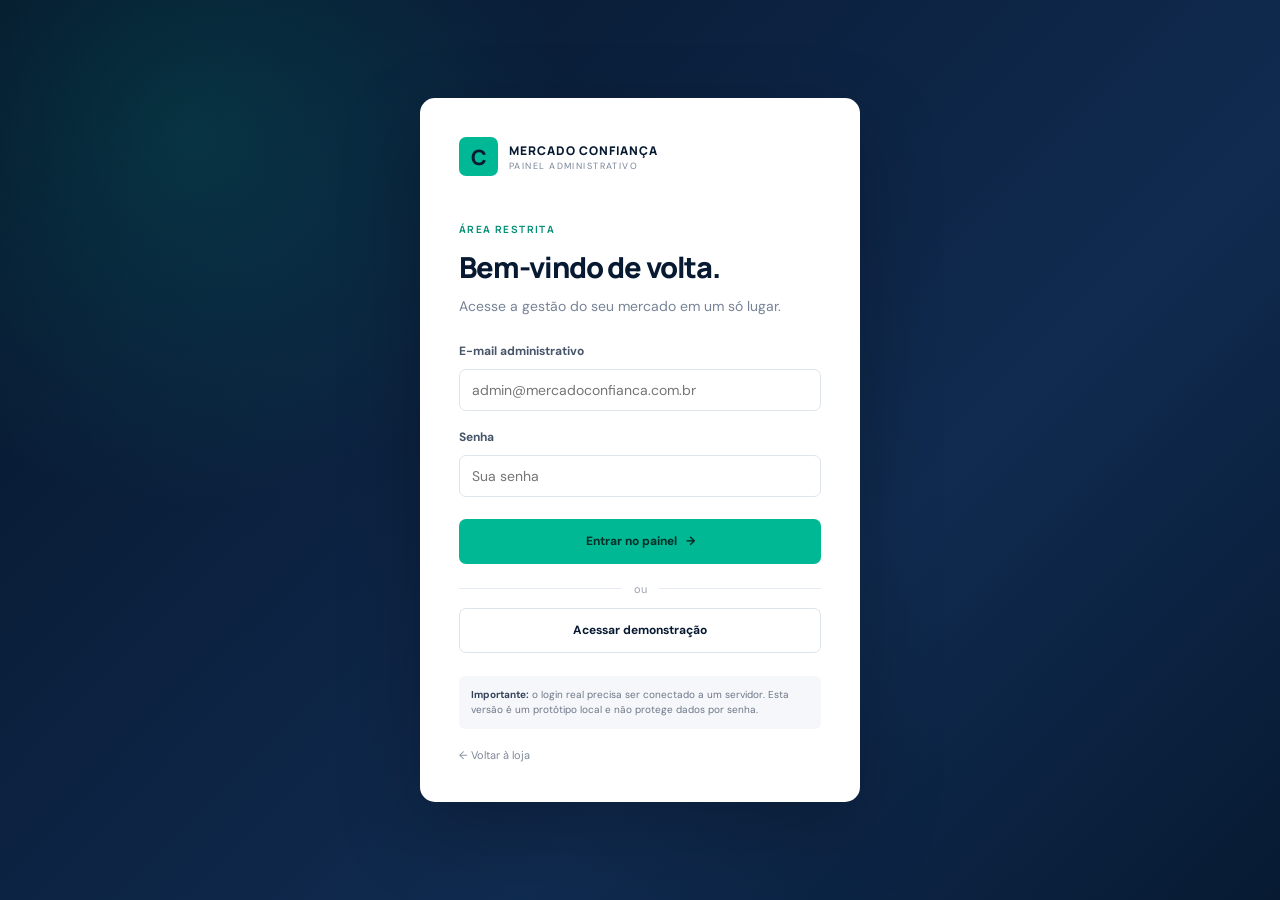
<file: admin.html>
<!DOCTYPE html>
<html lang="pt-BR">
<head>
  <meta charset="UTF-8">
  <meta name="viewport" content="width=device-width, initial-scale=1.0">
  <meta name="theme-color" content="#071a32">
  <meta name="description" content="Painel administrativo do Mercado Confiança.">
  <title>Administração | Mercado Confiança</title>
  <link rel="stylesheet" href="admin.css">
  <script src="admin.js" defer></script>
</head>
<body>
  <!-- ACESSO: o botão de demonstração permite visualizar o protótipo. -->
  <section class="login-screen" id="loginScreen" aria-label="Acesso administrativo">
    <div class="login-card">
      <a class="brand brand-login" href="index.html" aria-label="Voltar ao Mercado Confiança">
        <span class="brand-mark">C</span>
        <span class="brand-copy"><strong>MERCADO CONFIANÇA</strong><small>PAINEL ADMINISTRATIVO</small></span>
      </a>
      <div class="login-heading">
        <span class="eyebrow">ÁREA RESTRITA</span>
        <h1>Bem-vindo de volta.</h1>
        <p>Acesse a gestão do seu mercado em um só lugar.</p>
      </div>
      <form id="loginForm" class="login-form">
        <label for="loginEmail">E-mail administrativo</label>
        <input id="loginEmail" type="email" autocomplete="username" placeholder="admin@mercadoconfianca.com.br" required>
        <label for="loginPassword">Senha</label>
        <input id="loginPassword" type="password" autocomplete="current-password" placeholder="Sua senha" required>
        <button class="button button-primary button-full" type="submit">Entrar no painel <span aria-hidden="true">→</span></button>
      </form>
      <div class="login-divider"><span>ou</span></div>
      <button type="button" class="button button-outline button-full" id="demoAccess">Acessar demonstração</button>
      <p class="security-note"><strong>Importante:</strong> o login real precisa ser conectado a um servidor. Esta versão é um protótipo local e não protege dados por senha.</p>
      <a class="back-link" href="index.html">← Voltar à loja</a>
    </div>
  </section>

  <div class="app-shell is-hidden" id="adminApp">
    <aside class="sidebar" id="sidebar">
      <div class="sidebar-top">
        <a class="brand" href="index.html">
          <span class="brand-mark">C</span>
          <span class="brand-copy"><strong>MERCADO CONFIANÇA</strong><small>SMART MARKET</small></span>
        </a>
        <button class="icon-button sidebar-close" id="closeSidebar" type="button" aria-label="Fechar menu">×</button>
      </div>

      <div class="store-label"><span class="store-dot"></span><span><strong>Unidade principal</strong><small>Brasília · DF</small></span></div>

      <nav class="side-nav" aria-label="Navegação administrativa">
        <p class="nav-caption">GESTÃO</p>
        <button class="nav-link is-active" type="button" data-view="overview"><span class="nav-icon">▦</span>Visão geral</button>
        <button class="nav-link" type="button" data-view="products"><span class="nav-icon">▤</span>Produtos</button>
        <button class="nav-link" type="button" data-view="inventory"><span class="nav-icon">▣</span>Estoque <span class="nav-count" id="stockNavCount">0</span></button>
        <button class="nav-link" type="button" data-view="promotions"><span class="nav-icon">％</span>Promoções</button>
        <button class="nav-link" type="button" data-view="suppliers"><span class="nav-icon">♧</span>Fornecedores</button>
        <button class="nav-link" type="button" data-view="sales"><span class="nav-icon">▥</span>Vendas</button>
        <p class="nav-caption nav-caption-spaced">ANÁLISE E CONTROLE</p>
        <button class="nav-link" type="button" data-view="finance"><span class="nav-icon">R$</span>Financeiro e preços</button>
        <button class="nav-link" type="button" data-view="reports"><span class="nav-icon">▧</span>Relatórios</button>
        <button class="nav-link" type="button" data-view="security"><span class="nav-icon">♙</span>Acessos e segurança</button>
      </nav>

      <div class="sidebar-bottom">
        <div class="sidebar-help"><span class="help-icon">?</span><div><strong>Precisa de ajuda?</strong><small>Consulte o guia do painel</small></div></div>
        <button class="nav-link logout-link" type="button" id="logoutButton"><span class="nav-icon">↪</span>Sair do painel</button>
      </div>
    </aside>

    <div class="sidebar-backdrop" id="sidebarBackdrop"></div>

    <main class="main-area">
      <header class="topbar">
        <div class="topbar-left">
          <button class="icon-button menu-toggle" id="openSidebar" type="button" aria-label="Abrir menu">☰</button>
          <div><span class="topbar-kicker">MERCADO CONFIANÇA / ADMINISTRAÇÃO</span><h1 id="pageTitle">Visão geral</h1></div>
        </div>
        <div class="topbar-actions">
          <span class="demo-status"><i></i> Ambiente de demonstração</span>
          <button class="icon-button" id="exportBackup" type="button" title="Exportar backup" aria-label="Exportar backup">⇩</button>
          <div class="admin-profile"><span class="avatar">AD</span><span><strong>Administrador</strong><small>Perfil de demonstração</small></span></div>
        </div>
      </header>

      <div class="demo-banner" id="demoBanner"><strong>Dados demonstrativos.</strong> Cadastros e alterações ficam salvos somente neste navegador. Vendas, clientes e pagamentos reais ainda precisam de integração com o sistema da loja.</div>

      <!-- VISÃO GERAL -->
      <section class="view is-visible" id="view-overview" data-page="overview">
        <div class="page-intro"><div><span class="eyebrow">RESUMO DO NEGÓCIO</span><h2>Visão geral do mercado</h2><p>Acompanhe os principais números e identifique onde agir.</p></div><label class="period-control">Período <select id="periodFilter"><option value="30">Últimos 30 dias</option><option value="7">Últimos 7 dias</option><option value="90">Últimos 90 dias</option></select></label></div>

        <div class="kpi-grid">
          <article class="kpi-card"><div class="kpi-top"><span>Faturamento bruto</span><span class="kpi-icon green">R$</span></div><strong id="kpiRevenue">R$ 48.320,00</strong><small class="kpi-foot"><span class="positive">↑ 8,4%</span> vs. período anterior</small></article>
          <article class="kpi-card"><div class="kpi-top"><span>Margem de contribuição</span><span class="kpi-icon blue">％</span></div><strong id="kpiContribution">R$ 12.563,20</strong><small class="kpi-foot">Estimativa antes dos custos fixos</small></article>
          <article class="kpi-card"><div class="kpi-top"><span>Ticket médio</span><span class="kpi-icon violet">▤</span></div><strong id="kpiTicket">R$ 67,48</strong><small class="kpi-foot"><span class="positive">↑ 3,1%</span> vs. período anterior</small></article>
          <article class="kpi-card"><div class="kpi-top"><span>Valor do estoque</span><span class="kpi-icon amber">▣</span></div><strong id="kpiStockValue">R$ 0,00</strong><small class="kpi-foot">Avaliado pelo custo cadastrado</small></article>
        </div>

        <div class="dashboard-grid">
          <article class="panel chart-panel">
            <div class="panel-heading"><div><h3>Vendas no período</h3><p>Faturamento diário — valores ilustrativos</p></div><span class="chart-legend"><i></i>Vendas</span></div>
            <div class="sales-chart" id="salesChart" role="img" aria-label="Gráfico demonstrativo de faturamento por dia"></div>
            <div class="chart-axis"><span>Início do período</span><span>Hoje</span></div>
          </article>
          <article class="panel category-panel">
            <div class="panel-heading"><div><h3>Vendas por categoria</h3><p>Participação no faturamento</p></div><button class="text-button" type="button" data-go="reports">Ver relatório →</button></div>
            <div id="categoryChart" class="category-chart"></div>
          </article>
        </div>

        <div class="dashboard-grid lower-grid">
          <article class="panel table-panel">
            <div class="panel-heading"><div><h3>Produtos que mais vendem</h3><p>Ranking demonstrativo por volume</p></div><button class="text-button" type="button" data-go="products">Ver produtos →</button></div>
            <div class="table-wrap"><table><thead><tr><th>Produto</th><th>Categoria</th><th>Unidades</th><th>Faturamento</th></tr></thead><tbody id="topProductsBody"></tbody></table></div>
          </article>
          <article class="panel alerts-panel">
            <div class="panel-heading"><div><h3>Atenção necessária</h3><p>Itens que merecem acompanhamento</p></div><span class="alert-total" id="alertTotal">0</span></div>
            <div id="overviewAlerts" class="alert-list"></div>
          </article>
        </div>
      </section>

      <!-- PRODUTOS -->
      <section class="view" id="view-products" data-page="products">
        <div class="page-intro"><div><span class="eyebrow">CATÁLOGO E PRECIFICAÇÃO</span><h2>Cadastro de produtos</h2><p>Organize informações comerciais, custos, preços, fotos e promoções.</p></div><button class="button button-primary" type="button" id="addProductButton">＋ Novo produto</button></div>
        <div class="summary-strip"><div><span>Produtos ativos</span><strong id="productsCount">0</strong></div><div><span>Com promoção</span><strong id="promotedCount">0</strong></div><div><span>Margem média estimada</span><strong id="averageMargin">0%</strong></div><div><span>Estoque baixo</span><strong id="lowStockCount">0</strong></div></div>
        <article class="panel">
          <div class="toolbar"><div class="search-field"><span>⌕</span><input type="search" id="productSearch" placeholder="Buscar por nome, código ou marca..."></div><select id="productCategoryFilter"><option value="">Todas as categorias</option><option>Hortifruti</option><option>Mercearia</option><option>Bebidas</option><option>Frios e laticínios</option><option>Limpeza</option><option>Padaria</option><option>Higiene</option><option>Açougue</option></select><select id="productStatusFilter"><option value="">Todos os status</option><option value="active">Ativos</option><option value="inactive">Inativos</option><option value="low">Estoque baixo</option></select></div>
          <div class="table-wrap"><table><thead><tr><th>Produto</th><th>Categoria</th><th>Custo real</th><th>Preço varejo</th><th>Margem contrib.</th><th>Estoque</th><th>Status</th><th>Ações</th></tr></thead><tbody id="productsTableBody"></tbody></table></div>
          <div class="table-bottom"><span id="productsTableCount">0 produtos</span><button type="button" class="text-button" id="exportProducts">Exportar lista CSV ↓</button></div>
        </article>
      </section>

      <!-- ESTOQUE -->
      <section class="view" id="view-inventory" data-page="inventory">
        <div class="page-intro"><div><span class="eyebrow">CONTROLE OPERACIONAL</span><h2>Estoque e validade</h2><p>Acompanhe níveis de reposição, lotes, vencimentos e perdas.</p></div><button class="button button-primary" type="button" id="inventoryAdjustmentButton">＋ Ajustar estoque</button></div>
        <div class="kpi-grid compact-kpis"><article class="kpi-card"><span>Itens abaixo do mínimo</span><strong id="inventoryLow">0</strong><small class="negative">Precisam de reposição</small></article><article class="kpi-card"><span>Produtos próximos do vencimento</span><strong id="inventoryExpiry">0</strong><small>Nos próximos 15 dias</small></article><article class="kpi-card"><span>Unidades em estoque</span><strong id="inventoryUnits">0</strong><small>Somatório de quantidades</small></article><article class="kpi-card"><span>Capital no estoque</span><strong id="inventoryCapital">R$ 0,00</strong><small>Quantidade × custo real</small></article></div>
        <article class="panel"><div class="panel-heading"><div><h3>Posição atual do estoque</h3><p>Confira quantidade, mínimo de segurança e lote cadastrado.</p></div><div class="search-field small-search"><span>⌕</span><input id="inventorySearch" type="search" placeholder="Buscar produto..."></div></div><div class="table-wrap"><table><thead><tr><th>Produto</th><th>Estoque atual</th><th>Estoque mínimo</th><th>Reposição sugerida</th><th>Lote</th><th>Validade</th><th>Situação</th><th></th></tr></thead><tbody id="inventoryTableBody"></tbody></table></div></article>
        <article class="panel movement-panel"><div class="panel-heading"><div><h3>Movimentações recentes</h3><p>Entradas, saídas, perdas e contagens registradas neste navegador.</p></div></div><div class="table-wrap"><table><thead><tr><th>Data / hora</th><th>Produto</th><th>Movimentação</th><th>Quantidade</th><th>Saldo anterior</th><th>Saldo atual</th><th>Motivo</th></tr></thead><tbody id="inventoryMovementsBody"></tbody></table></div></article>
        <div class="info-note"><strong>Boa prática:</strong> registre entradas, vendas, devoluções, ajustes e perdas separadamente. Alterar o saldo sem registrar o motivo dificulta a conferência do estoque físico.</div>
      </section>

      <!-- PROMOÇÕES -->
      <section class="view" id="view-promotions" data-page="promotions">
        <div class="page-intro"><div><span class="eyebrow">ESTRATÉGIA COMERCIAL</span><h2>Promoções e ofertas</h2><p>Defina preços especiais sem perder a visibilidade da margem.</p></div><button class="button button-primary" type="button" id="newPromotionButton">＋ Criar promoção</button></div>
        <div class="summary-strip"><div><span>Promoções cadastradas</span><strong id="promotionCount">0</strong></div><div><span>Promoções ativas</span><strong id="promotionActiveCount">0</strong></div><div><span>Produtos em oferta</span><strong id="promotionProductCount">0</strong></div></div>
        <div id="promotionCards" class="promotion-grid"></div>
        <div class="info-note"><strong>Regra de segurança:</strong> antes de ativar uma oferta, confira o custo real, as taxas variáveis e a margem de contribuição. Desconto alto não significa necessariamente promoção rentável.</div>
      </section>

      <!-- FORNECEDORES -->
      <section class="view" id="view-suppliers" data-page="suppliers">
        <div class="page-intro"><div><span class="eyebrow">CADEIA DE ABASTECIMENTO</span><h2>Fornecedores e compras</h2><p>Centralize contatos, prazos, condições e histórico de compra.</p></div><button class="button button-primary" type="button" id="addSupplierButton">＋ Novo fornecedor</button></div>
        <div class="summary-strip"><div><span>Fornecedores cadastrados</span><strong id="supplierCount">0</strong></div><div><span>Pedidos em aberto</span><strong>3</strong></div><div><span>Compras no mês</span><strong>R$ 18.740,00</strong></div></div>
        <article class="panel"><div class="panel-heading"><div><h3>Base de fornecedores</h3><p>Dados de exemplo para estruturar o cadastro.</p></div></div><div class="table-wrap"><table><thead><tr><th>Fornecedor</th><th>Categoria</th><th>Contato</th><th>Prazo médio</th><th>Condição</th><th>Status</th></tr></thead><tbody id="suppliersTableBody"></tbody></table></div></article>
        <article class="panel purchase-panel"><div class="panel-heading"><div><h3>Fluxo de compras sugerido</h3><p>Etapas recomendadas para evitar divergências de estoque.</p></div></div><div class="process-steps"><div><b>01</b><strong>Solicitar cotação</strong><small>Comparar preço, frete e prazo.</small></div><div><b>02</b><strong>Emitir pedido</strong><small>Registrar itens e quantidades.</small></div><div><b>03</b><strong>Conferir recebimento</strong><small>Validar quantidade, lote e validade.</small></div><div><b>04</b><strong>Atualizar custo e estoque</strong><small>Guardar histórico da compra.</small></div></div></article>
      </section>

      <!-- VENDAS -->
      <section class="view" id="view-sales" data-page="sales">
        <div class="page-intro"><div><span class="eyebrow">DESEMPENHO COMERCIAL</span><h2>Vendas e pedidos</h2><p>Resumo demonstrativo de vendas e comportamento do consumidor.</p></div><select id="salesPeriod"><option>Últimos 30 dias</option><option>Últimos 7 dias</option><option>Este mês</option></select></div>
        <div class="kpi-grid compact-kpis"><article class="kpi-card"><span>Faturamento bruto</span><strong>R$ 48.320,00</strong><small>Exemplo de período</small></article><article class="kpi-card"><span>Pedidos / cupons</span><strong>716</strong><small>Exemplo de período</small></article><article class="kpi-card"><span>Ticket médio</span><strong>R$ 67,48</strong><small>Faturamento ÷ pedidos</small></article><article class="kpi-card"><span>Unidades vendidas</span><strong>3.842</strong><small>Exemplo de período</small></article></div>
        <article class="panel"><div class="panel-heading"><div><h3>Movimentações recentes</h3><p>Pedidos fictícios para demonstrar a estrutura.</p></div></div><div class="table-wrap"><table><thead><tr><th>Pedido</th><th>Data</th><th>Canal</th><th>Itens</th><th>Pagamento</th><th>Valor</th><th>Status</th></tr></thead><tbody id="salesTableBody"></tbody></table></div></article>
        <div class="info-note"><strong>Integração pendente:</strong> o checkout atual do site não envia pedidos para um banco central. Para exibir vendas reais aqui, será necessário conectar o checkout/PDV a uma API e registrar cada venda confirmada.</div>
      </section>

      <!-- FINANCEIRO -->
      <section class="view" id="view-finance" data-page="finance">
        <div class="page-intro"><div><span class="eyebrow">RENTABILIDADE DO NEGÓCIO</span><h2>Financeiro e formação de preços</h2><p>Entenda quanto cada venda contribui e quanto o mercado precisa faturar.</p></div></div>
        <div class="finance-grid">
          <article class="panel calculator-panel"><div class="panel-heading"><div><h3>Calculadora de preço de venda</h3><p>Simule o preço mínimo a partir do custo e da margem desejada.</p></div><span class="calculator-icon">R$</span></div>
            <div class="form-grid">
              <label class="field field-full">Produto<select id="priceProductSelect"></select></label>
              <label class="field">Custo real unitário (R$)<input type="number" id="priceCost" min="0" step="0.01" value="10"></label>
              <label class="field">Despesas variáveis (%)<input type="number" id="priceVariable" min="0" max="99" step="0.1" value="8"></label>
              <label class="field field-full">Margem de contribuição desejada (%)<input type="number" id="targetMargin" min="0" max="90" step="0.5" value="20"></label>
            </div>
            <div class="price-result"><span>Preço mínimo sugerido</span><strong id="suggestedPrice">R$ 13,89</strong><small id="priceFormula">Custo real ÷ (1 − despesas variáveis − margem desejada)</small></div>
          </article>
          <article class="panel break-even-panel"><div class="panel-heading"><div><h3>Ponto de equilíbrio</h3><p>Faturamento necessário para cobrir custos fixos.</p></div><span class="calculator-icon">◎</span></div>
            <label class="field">Custos fixos mensais (R$)<input id="fixedCosts" type="number" min="0" step="100" value="15000"></label>
            <label class="field">Lucro desejado no mês (R$)<input id="desiredProfit" type="number" min="0" step="100" value="5000"></label>
            <div class="break-even-results"><div><span>Margem de contribuição média estimada</span><strong id="averageContributionRate">0%</strong></div><div><span>Faturamento para não ter prejuízo</span><strong id="breakEvenValue">R$ 0,00</strong></div><div class="highlight-result"><span>Meta de faturamento para o lucro desejado</span><strong id="salesGoalValue">R$ 0,00</strong></div></div>
            <small class="muted-note">Estimativa gerencial baseada nos custos e produtos cadastrados. Não substitui DRE contábil nem apuração tributária.</small>
          </article>
        </div>
        <article class="panel financial-notes"><div class="panel-heading"><div><h3>Como o cálculo funciona</h3><p>Separar os conceitos evita confundir faturamento com lucro.</p></div></div><div class="formula-grid"><div><strong>Custo real unitário</strong><p>Preço de compra + frete rateado + custos adicionais atribuídos à unidade.</p></div><div><strong>Margem de contribuição</strong><p>Preço de venda − custo do produto − despesas variáveis da venda.</p></div><div><strong>Ponto de equilíbrio</strong><p>Custos fixos mensais ÷ percentual médio de margem de contribuição.</p></div><div><strong>Lucro estimado</strong><p>Margem de contribuição total − custos fixos, antes de ajustes contábeis e impostos não cadastrados.</p></div></div></article>
      </section>

      <!-- RELATÓRIOS -->
      <section class="view" id="view-reports" data-page="reports">
        <div class="page-intro"><div><span class="eyebrow">INTELIGÊNCIA DE NEGÓCIO</span><h2>Relatórios e estatísticas</h2><p>Compare categorias, rentabilidade e eficiência do estoque.</p></div><button class="button button-outline" id="exportReport" type="button">Exportar resumo ↓</button></div>
        <div class="dashboard-grid"><article class="panel"><div class="panel-heading"><div><h3>Desempenho por categoria</h3><p>Faturamento demonstrativo e participação.</p></div></div><div id="reportCategoryChart" class="category-chart"></div></article><article class="panel"><div class="panel-heading"><div><h3>Indicadores operacionais</h3><p>Indicadores que merecem acompanhamento.</p></div></div><div class="metric-list"><div><span>Giro de estoque</span><strong>Calcular com histórico de CMV</strong></div><div><span>Cobertura em dias</span><strong>Estoque ÷ venda média diária</strong></div><div><span>Ruptura</span><strong>Itens sem saldo ÷ itens ativos</strong></div><div><span>Perdas</span><strong>Valor perdido ÷ valor vendido</strong></div><div><span>Capital parado</span><strong>Estoque sem giro × custo unitário</strong></div></div></article></div>
        <article class="panel"><div class="panel-heading"><div><h3>Resumo por categoria</h3><p>Exemplo de distribuição do faturamento.</p></div></div><div class="table-wrap"><table><thead><tr><th>Categoria</th><th>Faturamento</th><th>Participação</th><th>Leitura gerencial</th></tr></thead><tbody id="categoryReportBody"></tbody></table></div></article>
      </section>

      <!-- SEGURANÇA -->
      <section class="view" id="view-security" data-page="security">
        <div class="page-intro"><div><span class="eyebrow">GOVERNANÇA E PROTEÇÃO</span><h2>Acessos e segurança</h2><p>Estrutura recomendada para proteger a operação e os dados.</p></div></div>
        <div class="security-grid"><article class="panel"><span class="security-symbol">♙</span><h3>Perfis de acesso</h3><p>Crie permissões diferentes para administrador, gerente, estoque e caixa. Cada pessoa deve acessar somente o que precisa para sua função.</p><span class="status-tag status-pending">A implementar no servidor</span></article><article class="panel"><span class="security-symbol">◷</span><h3>Histórico de atividades</h3><p>Registre quem alterou preço, estoque, promoção, cadastro ou dados financeiros, com data, hora e valor anterior.</p><span class="status-tag status-pending">A implementar no servidor</span></article><article class="panel"><span class="security-symbol">⇧</span><h3>Backups</h3><p>Faça cópias automáticas do banco de dados e teste a restauração. A exportação local desta demonstração não substitui backup centralizado.</p><button class="button button-outline" type="button" id="securityBackup">Exportar backup local</button></article><article class="panel"><span class="security-symbol">▣</span><h3>LGPD e dados pessoais</h3><p>Guarde apenas os dados necessários, defina finalidade e prazo de retenção e restrinja o acesso às informações dos clientes e funcionários.</p><a class="text-button" href="https://www.gov.br/anpd/pt-br/centrais-de-conteudo/materiais-educativos-e-publicacoes/guia-orientativo-sobre-seguranca-da-informacao-para-agentes-de-tratamento-de-pequeno-porte" target="_blank" rel="noopener">Consultar guia da ANPD ↗</a></article></div>
        <div class="warning-note"><strong>Não publique este protótipo como ambiente administrativo real.</strong> A tela de demonstração não autentica usuários, e o armazenamento local pode ser visualizado ou alterado pelo próprio navegador. Login, permissões, dados financeiros e dados de clientes precisam de API, banco de dados e validação no servidor.</div>
      </section>

      <footer class="admin-footer"><span>Mercado Confiança · Painel Administrativo</span><span>Protótipo de interface · 2026</span></footer>
    </main>
  </div>

  <!-- MODAL DE PRODUTO -->
  <div class="modal-backdrop" id="productModal" aria-hidden="true">
    <section class="modal modal-large" role="dialog" aria-modal="true" aria-labelledby="productModalTitle">
      <div class="modal-header"><div><span class="eyebrow">CATÁLOGO</span><h2 id="productModalTitle">Cadastrar produto</h2><p>Preencha os dados para organizar custo, preço e estoque.</p></div><button class="icon-button" type="button" data-close-modal aria-label="Fechar">×</button></div>
      <form id="productForm">
        <input type="hidden" id="editProductId">
        <div class="modal-section"><h3>Identificação do produto</h3><div class="form-grid">
          <label class="field field-wide">Nome do produto *<input id="productName" required maxlength="90" placeholder="Ex.: Arroz tipo 1 — 5 kg"></label>
          <label class="field">Categoria *<select id="productCategory" required><option value="">Selecione</option><option>Hortifruti</option><option>Mercearia</option><option>Bebidas</option><option>Frios e laticínios</option><option>Limpeza</option><option>Padaria</option><option>Higiene</option><option>Açougue</option></select></label>
          <label class="field">Unidade de venda<select id="productUnit"><option value="un">Unidade (un)</option><option value="kg">Quilograma (kg)</option><option value="g">Grama (g)</option><option value="L">Litro (L)</option><option value="ml">Mililitro (ml)</option><option value="pct">Pacote (pct)</option><option value="cx">Caixa (cx)</option></select></label>
          <label class="field">Código interno / SKU<input id="productSku" maxlength="40" placeholder="MC-0001"></label>
          <label class="field">Código de barras (EAN/GTIN)<input id="productBarcode" maxlength="20" placeholder="7890000000000"></label>
          <label class="field">Marca<input id="productBrand" maxlength="60" placeholder="Marca do fabricante"></label>
          <label class="field">Fornecedor principal<input id="productSupplier" maxlength="80" placeholder="Nome do fornecedor"></label>
          <label class="field field-full">Descrição comercial<textarea id="productDescription" rows="3" maxlength="400" placeholder="Informações úteis sobre o produto, apresentação, conteúdo e diferenciais."></textarea></label>
          <div class="field field-full image-upload-field"><label for="productImageFile">Foto do produto</label><div class="image-upload-row"><div class="image-preview" id="imagePreview">IMG</div><div><input type="file" id="productImageFile" accept="image/png,image/jpeg,image/webp"><small>Escolha uma imagem JPG, PNG ou WebP. A prévia será reduzida para caber no armazenamento local.</small><input type="hidden" id="productImageData"></div></div></div>
        </div></div>
        <div class="modal-section"><h3>Custos e formação de preço</h3><div class="form-grid">
          <label class="field">Preço de compra por unidade (R$) *<input id="productPurchaseCost" type="number" min="0" step="0.01" required value="0"></label>
          <label class="field">Frete rateado por unidade (R$)<input id="productFreight" type="number" min="0" step="0.01" value="0"></label>
          <label class="field">Outros custos por unidade (R$)<input id="productExtraCost" type="number" min="0" step="0.01" value="0"></label>
          <label class="field">Despesas variáveis da venda (%)<input id="productVariableCost" type="number" min="0" max="99" step="0.1" value="8"></label>
          <label class="field">Preço de venda no varejo (R$) *<input id="productSalePrice" type="number" min="0" step="0.01" required value="0"></label>
          <label class="field">Preço de atacado (R$)<input id="productWholesalePrice" type="number" min="0" step="0.01" value="0"></label>
          <label class="field">Quantidade mínima para atacado<input id="productWholesaleMin" type="number" min="1" step="1" value="12"></label>
          <div class="calculated-cost"><span>Custo real estimado</span><strong id="productLandedCost">R$ 0,00</strong><small>Compra + frete rateado + custos adicionais</small></div>
          <div class="calculated-cost"><span>Margem de contribuição estimada</span><strong id="productContribution">0%</strong><small>Considera despesas variáveis cadastradas</small></div>
        </div></div>
        <div class="modal-section"><h3>Promoção de varejo</h3><div class="form-grid">
          <label class="field">Preço promocional (R$)<input id="productPromoPrice" type="number" min="0" step="0.01" placeholder="Deixe vazio se não houver promoção"></label>
          <label class="field">Quantidade mínima da oferta<input id="productPromoMin" type="number" min="1" step="1" value="1"></label>
          <label class="field">Início da promoção<input id="productPromoStart" type="date"></label>
          <label class="field">Fim da promoção<input id="productPromoEnd" type="date"></label>
          <label class="field field-full">Observação da oferta<input id="productPromoNote" maxlength="100" placeholder="Ex.: Oferta de fim de semana ou leve 3 e pague menos"></label>
        </div></div>
        <div class="modal-section"><h3>Estoque e rastreabilidade</h3><div class="form-grid">
          <label class="field">Quantidade atual<input id="productStock" type="number" min="0" step="0.001" value="0"><small class="field-hint">Em produtos já cadastrados, use “Ajustar estoque” para manter o histórico de movimentações.</small></label>
          <label class="field">Estoque mínimo<input id="productMinStock" type="number" min="0" step="0.001" value="5"></label>
          <label class="field">Estoque máximo<input id="productMaxStock" type="number" min="0" step="0.001" value="100"></label>
          <label class="field">Lote<input id="productLot" maxlength="50" placeholder="Identificação do lote"></label>
          <label class="field">Data de validade<input id="productExpiry" type="date"></label>
          <label class="field">Localização<input id="productLocation" maxlength="60" placeholder="Ex.: Corredor 2 / Prateleira B"></label>
          <label class="checkbox-field field-full"><input id="productActive" type="checkbox" checked><span>Produto ativo e disponível para venda</span></label>
        </div></div>
        <div class="modal-actions"><button class="button button-outline" type="button" data-close-modal>Cancelar</button><button class="button button-primary" type="submit">Salvar produto</button></div>
      </form>
    </section>
  </div>

  <!-- MODAL DE AJUSTE DE ESTOQUE -->
  <div class="modal-backdrop" id="stockModal" aria-hidden="true"><section class="modal" role="dialog" aria-modal="true" aria-labelledby="stockModalTitle"><div class="modal-header"><div><span class="eyebrow">MOVIMENTAÇÃO</span><h2 id="stockModalTitle">Ajustar estoque</h2><p>Registre entrada, saída ou perda com justificativa.</p></div><button class="icon-button" type="button" data-close-modal aria-label="Fechar">×</button></div><form id="stockForm"><label class="field">Produto<select id="stockProductSelect" required></select></label><label class="field">Tipo de movimentação<select id="stockMovementType"><option value="entry">Entrada</option><option value="exit">Saída</option><option value="loss">Perda / quebra</option><option value="count">Definir saldo contado</option></select></label><label class="field">Quantidade<input id="stockMovementQuantity" type="number" min="0.001" step="0.001" required></label><label class="field">Motivo<input id="stockMovementReason" required maxlength="120" placeholder="Ex.: recebimento de compra, avaria..."></label><div class="modal-actions"><button class="button button-outline" type="button" data-close-modal>Cancelar</button><button class="button button-primary" type="submit">Registrar movimentação</button></div></form></section></div>

  <!-- MODAL DE FORNECEDOR -->
  <div class="modal-backdrop" id="supplierModal" aria-hidden="true"><section class="modal" role="dialog" aria-modal="true" aria-labelledby="supplierModalTitle"><div class="modal-header"><div><span class="eyebrow">ABASTECIMENTO</span><h2 id="supplierModalTitle">Novo fornecedor</h2><p>Adicione um contato à base de fornecedores local.</p></div><button class="icon-button" type="button" data-close-modal aria-label="Fechar">×</button></div><form id="supplierForm"><label class="field">Nome da empresa *<input id="supplierName" required></label><label class="field">Categoria atendida<input id="supplierCategory" placeholder="Ex.: Mercearia, bebidas..."></label><label class="field">Telefone / WhatsApp<input id="supplierPhone" placeholder="(61) 90000-0000"></label><label class="field">Prazo médio de entrega<input id="supplierLeadTime" placeholder="Ex.: 2 dias úteis"></label><label class="field">Condição comercial<input id="supplierTerms" placeholder="Ex.: 28 dias, PIX, boleto..."></label><div class="modal-actions"><button class="button button-outline" type="button" data-close-modal>Cancelar</button><button class="button button-primary" type="submit">Salvar fornecedor</button></div></form></section></div>

  <div class="toast" id="toast" role="status" aria-live="polite"></div>
</body>
</html>
</file>
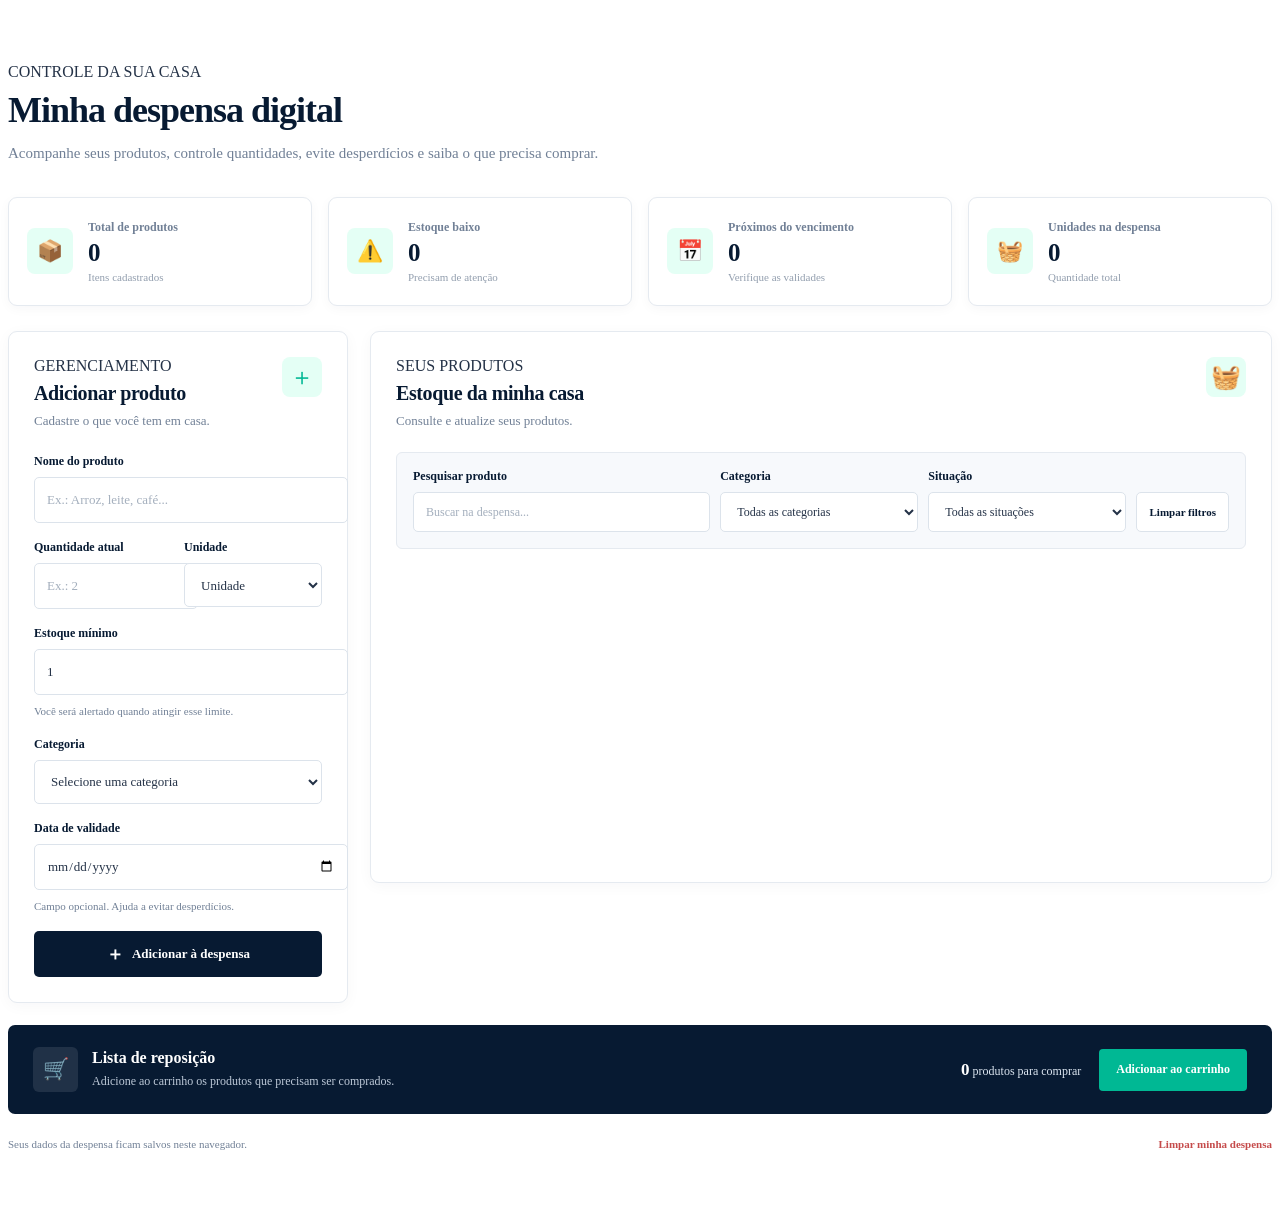
<file: dispensa.html>
<!DOCTYPE html>
<html lang="pt-BR">

<head>
    <meta charset="UTF-8">
    <meta name="viewport" content="width=device-width, initial-scale=1.0">

    <title>Cadastro | Mercado Confiança</title>

    <link rel="stylesheet" href="dispensa.css">
</head>

<body>

<!-- =========================================
     MINHA DESPENSA DIGITAL
========================================= -->

<section class="pantry-app section-container" id="despensa">

    <!-- CABEÇALHO -->
    <header class="section-heading pantry-heading">
        <div>
            <span class="section-tag">CONTROLE DA SUA CASA</span>
            <h2>Minha despensa digital</h2>
            <p>
                Acompanhe seus produtos, controle quantidades,
                evite desperdícios e saiba o que precisa comprar.
            </p>
        </div>
    </header>

    <!-- RESUMO DA DESPENSA -->
    <div class="pantry-summary" aria-label="Resumo da despensa">

        <article class="pantry-stat">
            <span class="pantry-stat-icon">📦</span>
            <div>
                <span>Total de produtos</span>
                <strong id="pantryTotalItems">0</strong>
                <small>Itens cadastrados</small>
            </div>
        </article>

        <article class="pantry-stat">
            <span class="pantry-stat-icon">⚠️</span>
            <div>
                <span>Estoque baixo</span>
                <strong id="pantryLowItems">0</strong>
                <small>Precisam de atenção</small>
            </div>
        </article>

        <article class="pantry-stat">
            <span class="pantry-stat-icon">📅</span>
            <div>
                <span>Próximos do vencimento</span>
                <strong id="pantryExpiringItems">0</strong>
                <small>Verifique as validades</small>
            </div>
        </article>

        <article class="pantry-stat">
            <span class="pantry-stat-icon">🧺</span>
            <div>
                <span>Unidades na despensa</span>
                <strong id="pantryUnitCount">0</strong>
                <small>Quantidade total</small>
            </div>
        </article>

    </div>

    <!-- CONTEÚDO PRINCIPAL -->
    <div class="pantry-layout">

        <!-- CADASTRO DE PRODUTOS -->
        <section class="pantry-form">

            <div class="pantry-form-heading">
                <div>
                    <span class="section-tag">GERENCIAMENTO</span>
                    <h3>Adicionar produto</h3>
                    <p>Cadastre o que você tem em casa.</p>
                </div>
                <span class="pantry-form-icon">＋</span>
            </div>

            <form id="pantryForm">

                <div class="pantry-field">
                    <label for="pantryName">Nome do produto</label>
                    <input
                        type="text"
                        id="pantryName"
                        list="pantryCatalogList"
                        placeholder="Ex.: Arroz, leite, café..."
                        autocomplete="off"
                        required
                    >
                    <datalist id="pantryCatalogList"></datalist>
                </div>

                <div class="pantry-form-grid">

                    <div class="pantry-field">
                        <label for="pantryQuantity">Quantidade atual</label>
                        <input
                            type="number"
                            id="pantryQuantity"
                            min="0"
                            step="0.01"
                            placeholder="Ex.: 2"
                            required
                        >
                    </div>

                    <div class="pantry-field">
                        <label for="pantryUnit">Unidade</label>
                        <select id="pantryUnit" required>
                            <option value="un">Unidade</option>
                            <option value="kg">Quilograma (kg)</option>
                            <option value="g">Grama (g)</option>
                            <option value="L">Litro (L)</option>
                            <option value="ml">Mililitro (ml)</option>
                            <option value="pacote">Pacote</option>
                            <option value="caixa">Caixa</option>
                            <option value="dúzia">Dúzia</option>
                        </select>
                    </div>

                </div>

                <div class="pantry-field">
                    <label for="pantryMinimum">Estoque mínimo</label>
                    <input
                        type="number"
                        id="pantryMinimum"
                        min="0"
                        step="0.01"
                        value="1"
                        placeholder="Quantidade mínima desejada"
                    >
                    <small>
                        Você será alertado quando atingir esse limite.
                    </small>
                </div>

                <div class="pantry-field">
                    <label for="pantryCategory">Categoria</label>
                    <select id="pantryCategory">
                        <option value="">Selecione uma categoria</option>
                        <option value="Hortifruti">Hortifruti</option>
                        <option value="Açougue">Açougue</option>
                        <option value="Laticínios">Laticínios</option>
                        <option value="Padaria">Padaria</option>
                        <option value="Mercearia">Mercearia</option>
                        <option value="Higiene">Higiene</option>
                        <option value="Limpeza">Limpeza</option>
                        <option value="Bebidas">Bebidas</option>
                        <option value="Outros">Outros</option>
                    </select>
                </div>

                <div class="pantry-field">
                    <label for="pantryExpiry">Data de validade</label>
                    <input
                        type="date"
                        id="pantryExpiry"
                    >
                    <small>
                        Campo opcional. Ajuda a evitar desperdícios.
                    </small>
                </div>

                <button type="submit" class="primary-button pantry-submit">
                    <span>＋</span>
                    Adicionar à despensa
                </button>

            </form>

        </section>

        <!-- GERENCIAMENTO DA DESPENSA -->
        <section class="pantry-manager">

            <div class="pantry-manager-heading">
                <div>
                    <span class="section-tag">SEUS PRODUTOS</span>
                    <h3>Estoque da minha casa</h3>
                    <p>Consulte e atualize seus produtos.</p>
                </div>

                <span class="pantry-manager-icon">🧺</span>
            </div>

            <!-- FILTROS -->
            <div class="pantry-toolbar">

                <div class="pantry-field pantry-search-field">
                    <label for="pantrySearch">Pesquisar produto</label>
                    <input
                        type="search"
                        id="pantrySearch"
                        placeholder="Buscar na despensa..."
                    >
                </div>

                <div class="pantry-field">
                    <label for="pantryCategoryFilter">Categoria</label>
                    <select id="pantryCategoryFilter">
                        <option value="all">Todas as categorias</option>
                        <option value="Hortifruti">Hortifruti</option>
                        <option value="Açougue">Açougue</option>
                        <option value="Laticínios">Laticínios</option>
                        <option value="Padaria">Padaria</option>
                        <option value="Mercearia">Mercearia</option>
                        <option value="Higiene">Higiene</option>
                        <option value="Limpeza">Limpeza</option>
                        <option value="Bebidas">Bebidas</option>
                        <option value="Outros">Outros</option>
                    </select>
                </div>

                <div class="pantry-field">
                    <label for="pantryStatusFilter">Situação</label>
                    <select id="pantryStatusFilter">
                        <option value="all">Todas as situações</option>
                        <option value="low">Estoque baixo</option>
                        <option value="empty">Sem estoque</option>
                        <option value="expiring">Próximo do vencimento</option>
                        <option value="expired">Vencidos</option>
                        <option value="ok">Estoque normal</option>
                    </select>
                </div>

                <button
                    type="button"
                    id="pantryClearFilters"
                    class="secondary-button"
                >
                    Limpar filtros
                </button>

            </div>

            <!-- LISTA DE PRODUTOS -->
            <div
                id="pantryList"
                class="pantry-list"
                aria-live="polite"
            >
                <!-- Os produtos serão inseridos pelo JavaScript. -->
            </div>

        </section>

    </div>

    <!-- BARRA DE COMPRAS -->
    <section class="pantry-shoppingbar">

        <div class="pantry-shopping-information">
            <span class="pantry-shopping-icon">🛒</span>
            <div>
                <h3>Lista de reposição</h3>
                <p>
                    Adicione ao carrinho os produtos que precisam
                    ser comprados.
                </p>
            </div>
        </div>

        <div class="pantry-shopping-action">
            <span>
                <strong id="pantryShoppingItems">0</strong>
                produtos para comprar
            </span>

            <button
                type="button"
                id="pantryShoppingButton"
                class="primary-button"
            >
                Adicionar ao carrinho
            </button>
        </div>

    </section>

    <!-- LIMPEZA -->
    <div class="pantry-reset-row">
        <span>
            Seus dados da despensa ficam salvos neste navegador.
        </span>

        <button
            type="button"
            id="pantryReset"
            class="pantry-reset-button"
        >
            Limpar minha despensa
        </button>
    </div>

</section>

<!-- FIM DA DESPENSA DIGITAL -->

  <script src="dispensa.html"></script>
  </body>
</html>
</file>
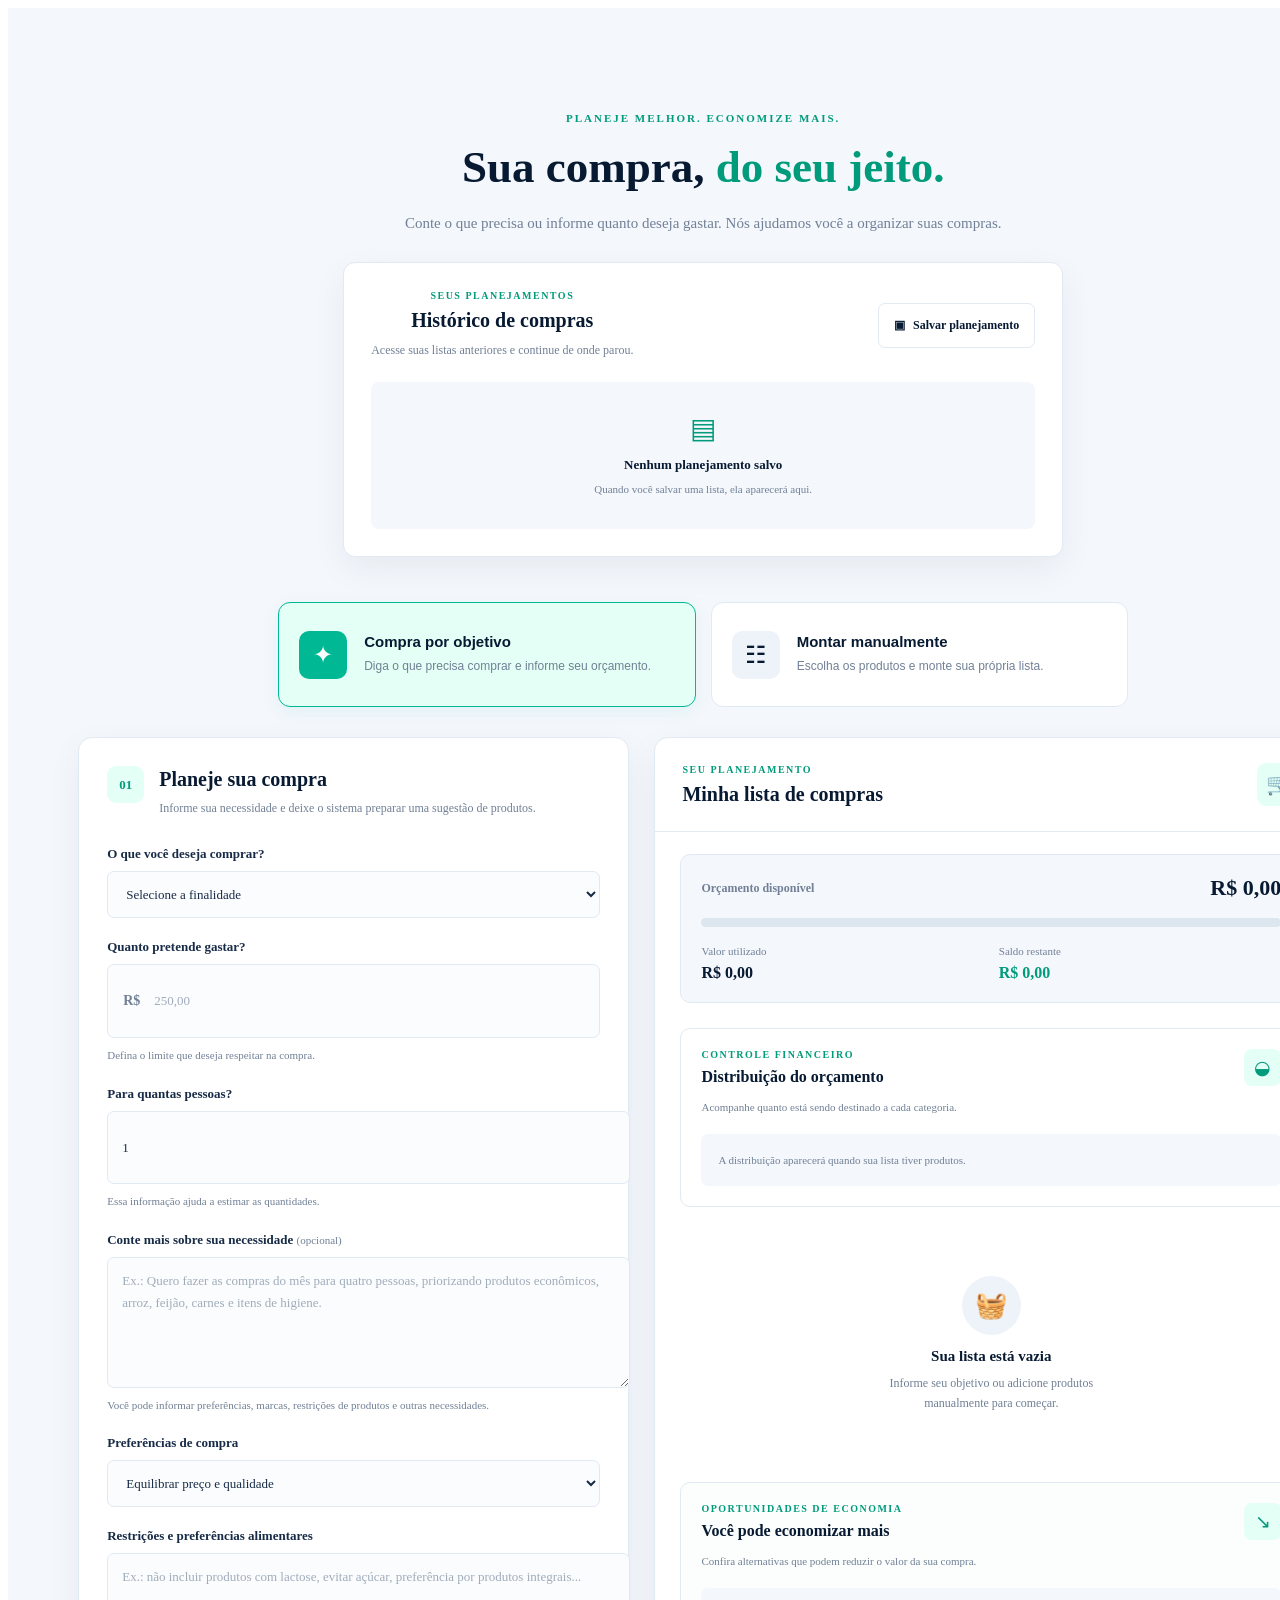
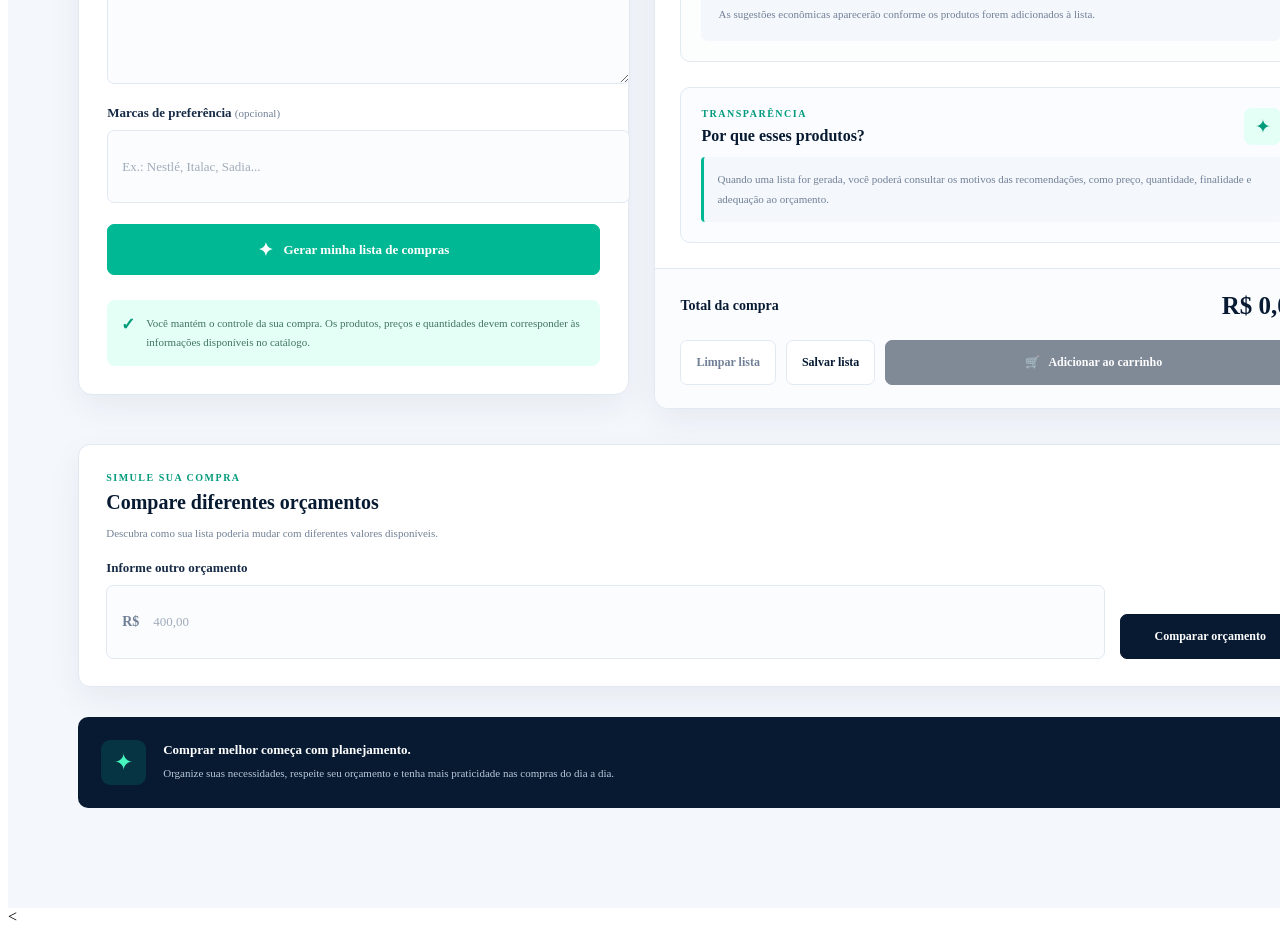
<file: iamercado.html>
<!DOCTYPE html>
<html lang="pt-BR">

<head>
    <meta charset="UTF-8">
    <meta name="viewport" content="width=device-width, initial-scale=1.0">

    <title>Mercado Confiança | Smart Market</title>

    <meta name="description" content="Mercado Confiança: suas compras mais simples, inteligentes e econômicas.">
    <meta name="theme-color" content="#071a32">

    <link rel="stylesheet" href="iamercado.css">
</head>
<body>
<!-- =========================================
     COMPRA INTELIGENTE — MERCADO CONFIANÇA
========================================= -->

<section class="smart-shopping-section" id="compra-inteligente">

    <div class="smart-shopping-container">

        <!-- CABEÇALHO -->

        <div class="smart-shopping-heading">

            <span class="section-tag">
                PLANEJE MELHOR. ECONOMIZE MAIS.
            </span>

            <h2>
                Sua compra, <span>do seu jeito.</span>
            </h2>

            <p>
                Conte o que precisa ou informe quanto deseja gastar.
                Nós ajudamos você a organizar suas compras.
            </p>
<!-- HISTÓRICO DE PLANEJAMENTOS -->

<section class="ci-history-section">

    <div class="ci-history-heading">

        <div>

            <span class="list-label">SEUS PLANEJAMENTOS</span>

            <h3>Histórico de compras</h3>

            <p>
                Acesse suas listas anteriores e continue de onde parou.
            </p>

        </div>


        <button
            type="button"
            class="ci-secondary-button"
            id="ciSavePlan">

            <span>▣</span>
            Salvar planejamento

        </button>

    </div>


    <div
        class="ci-history-list"
        id="ciHistoryList">

        <div class="ci-history-empty">

            <span>▤</span>

            <strong>Nenhum planejamento salvo</strong>

            <p>
                Quando você salvar uma lista, ela aparecerá aqui.
            </p>

        </div>

    </div>

</section>
        </div>


        <!-- MODOS DE COMPRA -->

        <div class="shopping-mode-selector">

            <button
                type="button"
                class="shopping-mode-button active"
                id="ciGoalMode"
                data-mode="goal"
                aria-selected="true">

                <span class="mode-icon">✦</span>

                <span class="mode-information">
                    <strong>Compra por objetivo</strong>
                    <small>
                        Diga o que precisa comprar e informe seu orçamento.
                    </small>
                </span>

            </button>


            <button
                type="button"
                class="shopping-mode-button"
                id="ciManualMode"
                data-mode="manual"
                aria-selected="false">

                <span class="mode-icon">☷</span>

                <span class="mode-information">
                    <strong>Montar manualmente</strong>
                    <small>
                        Escolha os produtos e monte sua própria lista.
                    </small>
                </span>

            </button>

        </div>


        <!-- ÁREA PRINCIPAL -->

        <div class="smart-shopping-workspace">


            <!-- =================================
                 CONFIGURAÇÃO DA COMPRA
            ================================== -->

            <div class="shopping-configuration">


                <!-- MODO POR OBJETIVO -->

                <div
                    class="shopping-form-panel active"
                    id="ciGoalPanel"
                    data-panel="goal">

                    <div class="shopping-panel-heading">

                        <span class="panel-step">01</span>

                        <div>
                            <h3>Planeje sua compra</h3>

                            <p>
                                Informe sua necessidade e deixe o sistema
                                preparar uma sugestão de produtos.
                            </p>
                        </div>

                    </div>


                    <form id="ciGoalForm">


                        <!-- FINALIDADE -->

                        <div class="form-group">

                            <label for="ciGoal">
                                O que você deseja comprar?
                            </label>

                            <select
                                id="ciGoal"
                                name="goal"
                                required>

                                <option value="">
                                    Selecione a finalidade
                                </option>

                                <option value="monthly">
                                    Compras do mês
                                </option>

                                <option value="weekly">
                                    Compras da semana
                                </option>

                                <option value="barbecue">
                                    Churrasco
                                </option>

                                <option value="cleaning">
                                    Produtos de limpeza
                                </option>

                                <option value="personal">
                                    Compra personalizada
                                </option>

                            </select>

                        </div>


                        <!-- ORÇAMENTO -->

                        <div class="form-group">

                            <label for="ciBudget">
                                Quanto pretende gastar?
                            </label>

                            <div class="budget-input-wrapper">

                                <span>R$</span>

                                <input
                                    type="number"
                                    id="ciBudget"
                                    name="budget"
                                    placeholder="250,00"
                                    min="1"
                                    step="0.01"
                                    required>

                            </div>

                            <small>
                                Defina o limite que deseja respeitar na compra.
                            </small>

                        </div>


                        <!-- QUANTIDADE DE PESSOAS -->

                        <div class="form-group">

                            <label for="ciPeople">
                                Para quantas pessoas?
                            </label>

                            <input
                                type="number"
                                id="ciPeople"
                                name="people"
                                placeholder="Ex.: 4"
                                min="1"
                                max="100"
                                value="1">

                            <small>
                                Essa informação ajuda a estimar as quantidades.
                            </small>

                        </div>


                        <!-- INFORMAÇÕES PERSONALIZADAS -->

                        <div class="form-group">

                            <label for="ciAdditionalInfo">
                                Conte mais sobre sua necessidade
                                <span>(opcional)</span>
                            </label>

                            <textarea
                                id="ciAdditionalInfo"
                                name="additionalInfo"
                                rows="4"
                                placeholder="Ex.: Quero fazer as compras do mês para quatro pessoas, priorizando produtos econômicos, arroz, feijão, carnes e itens de higiene."></textarea>

                            <small>
                                Você pode informar preferências, marcas,
                                restrições de produtos e outras necessidades.
                            </small>

                        </div>
<!-- PREFERÊNCIAS DA COMPRA -->

<div class="form-group">

    <label for="ciPreferences">
        Preferências de compra
    </label>

    <select id="ciPreferences" name="preferences">

        <option value="economy">Priorizar economia</option>
        <option value="quality">Priorizar qualidade</option>
        <option value="balance" selected>Equilibrar preço e qualidade</option>
        <option value="brands">Priorizar marcas conhecidas</option>

    </select>

</div>


<div class="form-group">

    <label for="ciRestrictions">
        Restrições e preferências alimentares
    </label>

    <textarea
        id="ciRestrictions"
        name="restrictions"
        rows="3"
        placeholder="Ex.: não incluir produtos com lactose, evitar açúcar, preferência por produtos integrais..."></textarea>

</div>


<div class="form-group">

    <label for="ciPreferredBrands">
        Marcas de preferência
        <span>(opcional)</span>
    </label>

    <input
        type="text"
        id="ciPreferredBrands"
        name="preferredBrands"
        placeholder="Ex.: Nestlé, Italac, Sadia...">

</div>
                        <!-- BOTÃO DE GERAÇÃO -->

                        <button
                            type="submit"
                            class="ci-primary-button"
                            id="ciGenerateButton">

                            <span>✦</span>
                            Gerar minha lista de compras

                        </button>

                    </form>

                </div>



                <!-- =================================
                     MODO MANUAL
                ================================== -->

                <div
                    class="shopping-form-panel"
                    id="ciManualPanel"
                    data-panel="manual"
                    hidden>

                    <div class="shopping-panel-heading">

                        <span class="panel-step">01</span>

                        <div>
                            <h3>Monte sua própria lista</h3>

                            <p>
                                Selecione os produtos do catálogo e controle
                                o valor de cada compra.
                            </p>
                        </div>

                    </div>


                    <form id="ciManualForm">


                        <!-- ORÇAMENTO MANUAL -->

                        <div class="form-group">

                            <label for="ciManualBudget">
                                Qual é o seu orçamento?
                            </label>

                            <div class="budget-input-wrapper">

                                <span>R$</span>

                                <input
                                    type="number"
                                    id="ciManualBudget"
                                    name="manualBudget"
                                    placeholder="250,00"
                                    min="1"
                                    step="0.01"
                                    required>

                            </div>

                        </div>


                        <!-- PRODUTO -->

                        <div class="form-group">

                            <label for="ciProductSelect">
                                Escolha um produto
                            </label>

                            <select
                                id="ciProductSelect"
                                name="product"
                                required>

                                <option value="">
                                    Carregando produtos...
                                </option>

                            </select>

                        </div>


                        <!-- QUANTIDADE -->

                        <div class="form-group">

                            <label for="ciProductQuantity">
                                Quantidade
                            </label>

                            <input
                                type="number"
                                id="ciProductQuantity"
                                name="quantity"
                                value="1"
                                min="1"
                                max="99"
                                required>

                        </div>


                        <!-- ADICIONAR PRODUTO -->

                        <button
                            type="submit"
                            class="ci-primary-button"
                            id="ciAddProductButton">

                            <span>+</span>
                            Adicionar à minha lista

                        </button>

                    </form>

                </div>



                <!-- AVISO -->

                <div class="shopping-security-note">

                    <span>✓</span>

                    <p>
                        Você mantém o controle da sua compra.
                        Os produtos, preços e quantidades devem corresponder
                        às informações disponíveis no catálogo.
                    </p>

                </div>

            </div>



            <!-- =================================
                 LISTA DE COMPRAS
            ================================== -->

            <div class="shopping-list-panel">


                <!-- CABEÇALHO DA LISTA -->

                <div class="shopping-list-header">

                    <div>

                        <span class="list-label">
                            SEU PLANEJAMENTO
                        </span>

                        <h3>Minha lista de compras</h3>

                    </div>

                    <span class="shopping-list-icon">🛒</span>

                </div>



                <!-- RESUMO FINANCEIRO -->

                <div class="shopping-budget-summary">


                    <div class="budget-summary-top">

                        <span>Orçamento disponível</span>

                        <strong id="ciBudgetDisplay">
                            R$ 0,00
                        </strong>

                    </div>


                    <!-- BARRA DE PROGRESSO -->

                    <div class="budget-progress-track">

                        <div
                            class="budget-progress-fill"
                            id="ciBudgetProgress"
                            style="width: 0%;">

                        </div>

                    </div>


                    <!-- VALORES -->

                    <div class="budget-summary-values">

                        <div>

                            <span>Valor utilizado</span>

                            <strong id="ciSpent">
                                R$ 0,00
                            </strong>

                        </div>


                        <div>

                            <span>Saldo restante</span>

                            <strong id="ciRemaining">
                                R$ 0,00
                            </strong>

                        </div>

                    </div>

                </div>

<!-- DISTRIBUIÇÃO DO ORÇAMENTO -->

<div class="ci-budget-distribution">

    <div class="ci-section-heading">

        <div>
            <span class="list-label">CONTROLE FINANCEIRO</span>
            <h4>Distribuição do orçamento</h4>
        </div>

        <span class="ci-distribution-icon">◒</span>

    </div>

    <p class="ci-section-description">
        Acompanhe quanto está sendo destinado a cada categoria.
    </p>

    <div id="ciCategoryDistribution">

        <div class="ci-distribution-empty">
            A distribuição aparecerá quando sua lista tiver produtos.
        </div>

    </div>

</div>

                <!-- PRODUTOS DA LISTA -->

                <div class="shopping-items-container">


                    <!-- LISTA VAZIA -->

                    <div
                        class="shopping-empty-state"
                        id="ciEmptyState">

                        <span class="empty-state-icon">🧺</span>

                        <h4>Sua lista está vazia</h4>

                        <p>
                            Informe seu objetivo ou adicione produtos
                            manualmente para começar.
                        </p>

                    </div>


                    <!-- PRODUTOS INSERIDOS PELO JAVASCRIPT -->

                    <div
                        class="shopping-items-list"
                        id="ciShoppingItems">

                        <!--
                            Os produtos serão inseridos dinamicamente
                            pelo JavaScript.
                        -->

                    </div>

                </div>

<!-- SUGESTÕES ECONÔMICAS -->

<div class="ci-economy-panel">

    <div class="ci-section-heading">

        <div>
            <span class="list-label">OPORTUNIDADES DE ECONOMIA</span>
            <h4>Você pode economizar mais</h4>
        </div>

        <span class="ci-economy-icon">↘</span>

    </div>

    <p class="ci-section-description">
        Confira alternativas que podem reduzir o valor da sua compra.
    </p>

    <div id="ciEconomySuggestions">

        <div class="ci-suggestion-empty">
            As sugestões econômicas aparecerão conforme os produtos
            forem adicionados à lista.
        </div>

    </div>

</div>


<!-- PRODUTOS ALTERNATIVOS -->

<div class="ci-substitution-panel" id="ciSubstitutionPanel" hidden>

    <div class="ci-section-heading">

        <div>
            <span class="list-label">ALTERNATIVAS</span>
            <h4>Escolha um substituto</h4>
        </div>

        <button
            type="button"
            id="ciCloseSubstitution"
            aria-label="Fechar alternativas">
            ×
        </button>

    </div>

    <div id="ciSubstitutionProducts">

        <!-- Alternativas inseridas pelo JavaScript -->

    </div>

</div>


<!-- EXPLICAÇÃO DAS RECOMENDAÇÕES -->

<div class="ci-explanation-panel">

    <div class="ci-section-heading">

        <div>
            <span class="list-label">TRANSPARÊNCIA</span>
            <h4>Por que esses produtos?</h4>
        </div>

        <span class="ci-explanation-icon">✦</span>

    </div>

    <div id="ciRecommendationExplanation">

        <p>
            Quando uma lista for gerada, você poderá consultar
            os motivos das recomendações, como preço, quantidade,
            finalidade e adequação ao orçamento.
        </p>

    </div>

</div>


<!-- ALERTA DE ORÇAMENTO -->

<div
    class="ci-budget-alert"
    id="ciBudgetAlert"
    role="status"
    aria-live="polite"
    hidden>

    <span class="ci-alert-icon">!</span>

    <div>

        <strong id="ciBudgetAlertTitle">
            Atenção ao orçamento
        </strong>

        <p id="ciBudgetAlertMessage">
            Sua lista está próxima do limite definido.
        </p>

    </div>

</div>


<!-- AVISO DE INDISPONIBILIDADE -->

<div
    class="ci-stock-alert"
    id="ciStockAlert"
    role="status"
    aria-live="polite"
    hidden>

    <strong>Produto indisponível</strong>

    <p>
        Um dos produtos selecionados não está disponível.
        Confira as alternativas sugeridas.
    </p>

    <div id="ciStockAlternatives">

        <!-- Alternativas inseridas pelo JavaScript -->

    </div>

</div>

                <!-- RODAPÉ DA LISTA -->

                <div class="shopping-list-footer">


                    <!-- TOTAL -->

                    <div class="shopping-total">

                        <span>Total da compra</span>

                        <strong id="ciTotal">
                            R$ 0,00
                        </strong>

                    </div>


                    <!-- AÇÕES -->

                    <div class="shopping-list-actions">


                        <button
                            type="button"
                            class="ci-clear-button"
                            id="ciClearList">

                            Limpar lista

                        </button>

<button
    type="button"
    class="ci-secondary-button"
    id="ciSaveCurrentList">

    Salvar lista

</button>
                        <button
                            type="button"
                            class="ci-cart-button"
                            id="ciSendToCart"
                            disabled>

                            <span>🛒</span>
                            Adicionar ao carrinho

                        </button>

                    </div>

                </div>

            </div>

        </div>


<!-- COMPARAÇÃO DE ORÇAMENTOS -->

<section class="ci-comparison-section">

    <div class="ci-section-heading">

        <div>
            <span class="list-label">SIMULE SUA COMPRA</span>
            <h3>Compare diferentes orçamentos</h3>
        </div>

    </div>

    <p class="ci-section-description">
        Descubra como sua lista poderia mudar com diferentes
        valores disponíveis.
    </p>


    <div class="ci-comparison-input">

        <div class="form-group">

            <label for="ciComparisonBudget">
                Informe outro orçamento
            </label>

            <div class="budget-input-wrapper">

                <span>R$</span>

                <input
                    type="number"
                    id="ciComparisonBudget"
                    min="1"
                    step="0.01"
                    placeholder="400,00">

            </div>

        </div>


        <button
            type="button"
            class="ci-secondary-button"
            id="ciCompareBudgets">

            Comparar orçamento

        </button>

    </div>


    <div
        class="ci-comparison-results"
        id="ciComparisonResults"
        hidden>

        <div class="ci-comparison-card">

            <span>Orçamento atual</span>

            <strong id="ciCurrentComparison">
                R$ 0,00
            </strong>

        </div>


        <div class="ci-comparison-card">

            <span>Novo orçamento</span>

            <strong id="ciNewComparison">
                R$ 0,00
            </strong>

        </div>


        <div class="ci-comparison-card">

            <span>Diferença</span>

            <strong id="ciComparisonDifference">
                R$ 0,00
            </strong>

        </div>

        <div
            class="ci-comparison-analysis"
            id="ciComparisonAnalysis">

            <!-- Análise gerada pelo JavaScript -->

        </div>

    </div>

</section>
        <!-- =================================
             RODAPÉ DA FUNCIONALIDADE
        ================================== -->

        <div class="smart-shopping-footer">

            <div class="smart-footer-icon">
                ✦
            </div>

            <div>

                <strong>
                    Comprar melhor começa com planejamento.
                </strong>

                <p>
                    Organize suas necessidades, respeite seu orçamento
                    e tenha mais praticidade nas compras do dia a dia.
                </p>

            </div>

        </div>

    </div>

</section>

<!-- =========================================
     FIM — COMPRA INTELIGENTE
========================================= -->
<script src="iamercado.js"></script>
<</body>
</html>
</file>
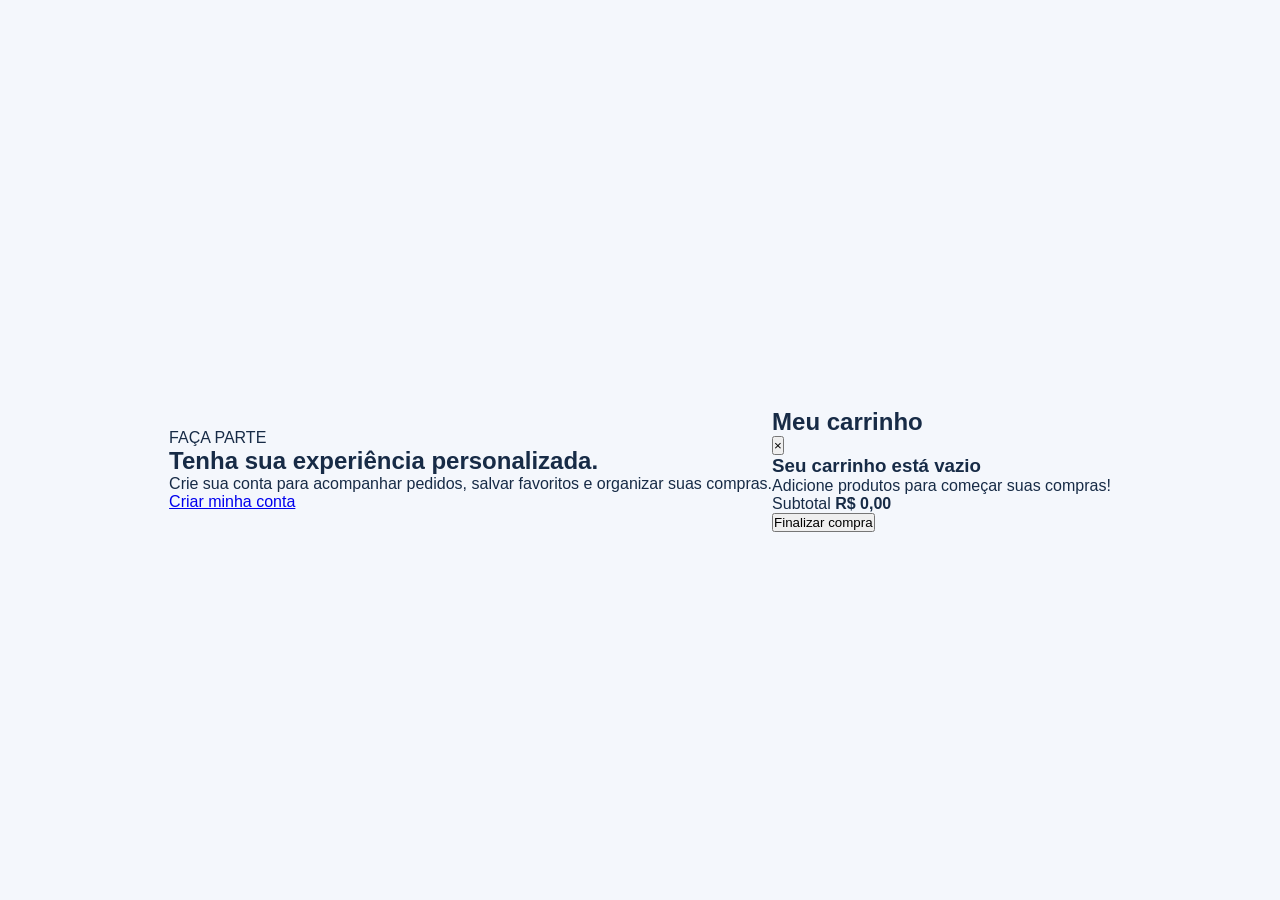
<file: login.html>
<!DOCTYPE html>
<html lang="pt-BR">

<head>
    <meta charset="UTF-8">
    <meta name="viewport" content="width=device-width, initial-scale=1.0">

    <title>Mercado Confiança | Smart Market</title>

    <meta name="description" content="Mercado Confiança: suas compras mais simples, inteligentes e econômicas.">
    <meta name="theme-color" content="#071a32">

    <link rel="stylesheet" href="login.css">
</head>
<body>

    <!-- CONTA DO CLIENTE -->
    <section class="customer-area section-container" id="conta">
        
        <div>
            <span class="section-tag">FAÇA PARTE</span>
            
            <h2>Tenha sua experiência personalizada.</h2>
            
            <p>
                Crie sua conta para acompanhar pedidos,
                salvar favoritos e organizar suas compras.
            </p>
        </div>
        
        <a href="cadastro.html" class="primary-button">
            Criar minha conta
        </a>
        <script src="script.js"></script>
    </section>
</body>
</html>
</file>
<file: admin.css>
@import url('https://fonts.googleapis.com/css2?family=DM+Sans:wght@400;500;600;700&family=Manrope:wght@400;500;600;700;800&display=swap');

:root {
  --navy: #071a32;
  --navy-2: #102b50;
  --navy-3: #173b60;
  --green: #00b894;
  --green-dark: #008f73;
  --mint: #e4fff5;
  --ink: #17253b;
  --muted: #778397;
  --line: #e6ebf1;
  --surface: #ffffff;
  --page: #f4f7fa;
  --red: #d94b54;
  --amber: #d99b32;
  --blue: #427ad8;
  --violet: #8765cb;
  --shadow: 0 12px 36px rgba(7, 26, 50, .07);
  --radius: 12px;
}

* { box-sizing: border-box; }
html { scroll-behavior: smooth; }
body { margin: 0; background: var(--page); color: var(--ink); font-family: 'DM Sans', Arial, sans-serif; font-size: 14px; }
button, input, select, textarea { font: inherit; }
button, select { cursor: pointer; }
a { color: inherit; text-decoration: none; }
button:focus-visible, input:focus-visible, select:focus-visible, textarea:focus-visible, a:focus-visible { outline: 3px solid rgba(0,184,148,.25); outline-offset: 2px; }
.is-hidden { display: none !important; }

/* Acesso */
.login-screen { min-height: 100vh; display: grid; place-items: center; padding: 30px 18px; background: radial-gradient(circle at 15% 15%, rgba(0,184,148,.16), transparent 28%), linear-gradient(135deg, #06152a, #102b50 65%, #071a32); }
.login-card { width: min(100%, 440px); padding: 38px; border: 1px solid rgba(255,255,255,.12); border-radius: 15px; background: #fff; box-shadow: 0 30px 80px rgba(0,0,0,.25); }
.brand { display: inline-flex; align-items: center; gap: 11px; color: #fff; }
.brand-mark { width: 39px; height: 39px; display: grid; place-items: center; color: var(--navy); background: var(--green); font: 800 21px Manrope, sans-serif; border-radius: 7px; }
.brand-copy { display: flex; flex-direction: column; gap: 3px; line-height: 1; }
.brand-copy strong { font: 800 12px Manrope, sans-serif; letter-spacing: .08em; }
.brand-copy small { color: rgba(255,255,255,.55); font-size: 9px; letter-spacing: .16em; }
.brand-login { color: var(--navy); }
.brand-login .brand-copy small { color: var(--muted); }
.login-heading { margin: 43px 0 25px; }
.eyebrow { color: var(--green-dark); font: 700 10px Manrope, sans-serif; letter-spacing: .14em; }
.login-heading h1 { margin: 10px 0 8px; color: var(--navy); font: 800 29px Manrope, sans-serif; letter-spacing: -.04em; }
.login-heading p { margin: 0; color: var(--muted); line-height: 1.6; }
.login-form { display: grid; gap: 10px; }
.login-form label, .field { color: #47556a; font-size: 12px; font-weight: 700; }
.login-form label:not(:first-child) { margin-top: 8px; }
.login-form input, .field input, .field select, .field textarea, .toolbar select, .period-control select, .page-intro > select { width: 100%; min-height: 42px; border: 1px solid #dfe5ed; border-radius: 7px; padding: 10px 12px; color: var(--ink); background: #fff; outline: none; }
.login-form input:focus, .field input:focus, .field select:focus, .field textarea:focus, .toolbar select:focus { border-color: var(--green); box-shadow: 0 0 0 3px rgba(0,184,148,.1); }
.button { min-height: 41px; display: inline-flex; align-items: center; justify-content: center; gap: 9px; padding: 0 16px; border: 1px solid transparent; border-radius: 7px; font-weight: 700; font-size: 12px; transition: .18s ease; }
.button-primary { color: #042e28; background: var(--green); }
.button-primary:hover { background: #18cba7; transform: translateY(-1px); }
.button-outline { color: var(--navy); background: #fff; border-color: #dce4eb; }
.button-outline:hover { border-color: var(--green); background: #f5fffb; }
.button-full { width: 100%; min-height: 45px; margin-top: 12px; }
.login-divider { display: flex; align-items: center; gap: 12px; margin-top: 18px; color: #9aa4b3; font-size: 11px; }
.login-divider::before, .login-divider::after { content: ''; height: 1px; flex: 1; background: var(--line); }
.security-note { margin: 23px 0 16px; padding: 11px 12px; border-radius: 6px; color: #6d7788; background: #f5f7fa; font-size: 10px; line-height: 1.55; }
.security-note strong { color: #35445a; }
.back-link { color: #7e8998; font-size: 11px; }
.back-link:hover { color: var(--green-dark); }

/* Estrutura */
.app-shell { min-height: 100vh; }
.sidebar { position: fixed; inset: 0 auto 0 0; z-index: 40; width: 246px; display: flex; flex-direction: column; padding: 23px 15px 17px; color: #fff; background: var(--navy); }
.sidebar-top { display: flex; align-items: center; justify-content: space-between; padding: 0 8px 24px; border-bottom: 1px solid rgba(255,255,255,.1); }
.store-label { display: flex; align-items: center; gap: 10px; margin: 18px 5px 21px; padding: 11px 10px; border-radius: 7px; background: rgba(255,255,255,.055); }
.store-dot { width: 8px; height: 8px; border-radius: 50%; background: var(--green); box-shadow: 0 0 0 4px rgba(0,184,148,.12); }
.store-label strong, .store-label small { display: block; }
.store-label strong { font-size: 11px; }
.store-label small { margin-top: 3px; color: rgba(255,255,255,.48); font-size: 10px; }
.nav-caption { margin: 0 10px 8px; color: rgba(255,255,255,.34); font-size: 9px; font-weight: 700; letter-spacing: .13em; }
.nav-caption-spaced { margin-top: 27px; }
.side-nav { flex: 1; overflow-y: auto; }
.nav-link { width: 100%; min-height: 41px; display: flex; align-items: center; gap: 11px; padding: 0 11px; margin: 3px 0; border: 0; border-radius: 7px; color: rgba(255,255,255,.69); background: transparent; text-align: left; font-size: 12px; font-weight: 500; transition: .18s ease; }
.nav-link:hover { color: #fff; background: rgba(255,255,255,.07); }
.nav-link.is-active { color: #fff; background: rgba(0,184,148,.17); box-shadow: inset 3px 0 var(--green); }
.nav-icon { width: 18px; text-align: center; color: #8ea2b9; font-size: 15px; }
.nav-link.is-active .nav-icon { color: var(--green); }
.nav-count { margin-left: auto; min-width: 21px; padding: 3px 5px; border-radius: 20px; color: #fff; background: #bd535a; text-align: center; font-size: 9px; }
.sidebar-bottom { padding-top: 15px; border-top: 1px solid rgba(255,255,255,.1); }
.sidebar-help { display: flex; align-items: center; gap: 10px; margin: 0 4px 10px; padding: 10px; border-radius: 7px; background: rgba(255,255,255,.06); }
.help-icon { width: 24px; height: 24px; display: grid; place-items: center; border-radius: 50%; color: var(--green); background: rgba(0,184,148,.14); font-weight: 700; }
.sidebar-help strong, .sidebar-help small { display: block; }
.sidebar-help strong { font-size: 10px; }
.sidebar-help small { margin-top: 3px; color: rgba(255,255,255,.46); font-size: 9px; }
.logout-link { color: rgba(255,255,255,.52); }
.main-area { min-height: 100vh; margin-left: 246px; padding: 0 29px 25px; }
.topbar { min-height: 83px; display: flex; align-items: center; justify-content: space-between; gap: 18px; border-bottom: 1px solid #e8edf2; }
.topbar-left, .topbar-actions { display: flex; align-items: center; gap: 14px; }
.topbar-kicker { color: #9aa5b3; font-size: 9px; font-weight: 700; letter-spacing: .12em; }
.topbar h1 { margin: 4px 0 0; color: var(--navy); font: 800 20px Manrope, sans-serif; letter-spacing: -.035em; }
.demo-status { display: inline-flex; align-items: center; gap: 7px; color: #667489; font-size: 10px; }
.demo-status i { width: 7px; height: 7px; border-radius: 50%; background: var(--amber); }
.icon-button { width: 34px; height: 34px; display: inline-grid; place-items: center; border: 1px solid #e3e9ef; border-radius: 7px; color: #56647a; background: #fff; font-size: 17px; }
.icon-button:hover { border-color: var(--green); color: var(--green-dark); }
.admin-profile { display: flex; align-items: center; gap: 9px; padding-left: 5px; }
.avatar { width: 34px; height: 34px; display: grid; place-items: center; border-radius: 50%; color: #04775f; background: #d7fbef; font-size: 10px; font-weight: 800; }
.admin-profile strong, .admin-profile small { display: block; }
.admin-profile strong { color: #36465d; font-size: 10px; }
.admin-profile small { margin-top: 3px; color: #99a3b1; font-size: 9px; }
.menu-toggle, .sidebar-close, .sidebar-backdrop { display: none; }
.demo-banner { margin-top: 17px; padding: 10px 13px; border: 1px solid #f0dfb5; border-left: 3px solid var(--amber); border-radius: 6px; color: #80642b; background: #fffaf0; font-size: 10px; line-height: 1.5; }
.demo-banner strong { color: #76531a; }
.view { display: none; padding-top: 26px; }
.view.is-visible { display: block; }
.page-intro { display: flex; align-items: flex-end; justify-content: space-between; gap: 20px; margin: 0 0 20px; }
.page-intro h2 { margin: 6px 0 5px; color: var(--navy); font: 800 23px Manrope, sans-serif; letter-spacing: -.045em; }
.page-intro p { margin: 0; color: var(--muted); font-size: 12px; }
.period-control { display: flex; align-items: center; gap: 8px; color: #8190a2; font-size: 10px; }
.period-control select, .page-intro > select { width: auto; min-height: 36px; padding: 7px 28px 7px 10px; font-size: 10px; }

/* Indicadores e painéis */
.kpi-grid { display: grid; grid-template-columns: repeat(4, minmax(0,1fr)); gap: 13px; margin-bottom: 16px; }
.kpi-card { min-width: 0; padding: 17px 17px 14px; border: 1px solid var(--line); border-radius: var(--radius); background: var(--surface); box-shadow: 0 3px 15px rgba(7,26,50,.025); }
.kpi-top { display: flex; align-items: center; justify-content: space-between; gap: 10px; color: #8190a2; font-size: 10px; }
.kpi-icon { width: 29px; height: 29px; display: grid; place-items: center; border-radius: 7px; font-weight: 800; font-size: 11px; }
.kpi-icon.green { color: #05856c; background: #e1fbf2; }
.kpi-icon.blue { color: #3970bf; background: #eaf2ff; }
.kpi-icon.violet { color: #7957bf; background: #f0eafe; }
.kpi-icon.amber { color: #ae7b20; background: #fff4dc; }
.kpi-card > strong { display: block; margin-top: 13px; color: var(--navy); font: 800 22px Manrope, sans-serif; letter-spacing: -.04em; white-space: nowrap; }
.kpi-foot { display: block; margin-top: 7px; color: #9aa4b1; font-size: 9px; }
.positive { color: #079c79; font-weight: 700; }
.negative { color: var(--red) !important; }
.dashboard-grid { display: grid; grid-template-columns: minmax(0,1.4fr) minmax(290px,.9fr); gap: 15px; margin-bottom: 15px; }
.panel { min-width: 0; margin-bottom: 15px; padding: 19px; border: 1px solid var(--line); border-radius: var(--radius); background: var(--surface); box-shadow: 0 3px 15px rgba(7,26,50,.025); }
.panel-heading { display: flex; align-items: flex-start; justify-content: space-between; gap: 12px; margin-bottom: 17px; }
.panel-heading h3 { margin: 0; color: var(--navy); font: 800 13px Manrope, sans-serif; }
.panel-heading p { margin: 5px 0 0; color: #99a3b1; font-size: 10px; }
.text-button { padding: 3px 0; border: 0; color: var(--green-dark); background: transparent; font-size: 10px; font-weight: 700; white-space: nowrap; }
.text-button:hover { color: var(--navy); }
.chart-legend { display: inline-flex; align-items: center; gap: 6px; color: #8b97a6; font-size: 9px; }
.chart-legend i { width: 7px; height: 7px; border-radius: 50%; background: var(--green); }
.sales-chart { height: 180px; display: grid; grid-template-columns: repeat(7,1fr); align-items: end; gap: 12px; padding: 12px 10px 0; border-bottom: 1px solid #e8edf2; background: repeating-linear-gradient(to bottom, transparent 0, transparent 43px, #eff2f6 44px, transparent 45px); }
.chart-bar-wrap { height: 100%; display: flex; flex-direction: column; justify-content: end; align-items: center; gap: 7px; }
.chart-bar { width: min(28px,75%); min-height: 4px; border-radius: 5px 5px 0 0; background: linear-gradient(180deg, #38d7b0, #00a886); transition: height .3s ease; }
.chart-bar-wrap small { color: #98a3b1; font-size: 9px; }
.chart-axis { display: flex; justify-content: space-between; margin: 7px 10px 0; color: #a2acb9; font-size: 9px; }
.category-chart { display: grid; gap: 14px; }
.category-row { display: grid; grid-template-columns: 96px 1fr 70px; align-items: center; gap: 9px; }
.category-row > span { overflow: hidden; color: #637186; font-size: 10px; text-overflow: ellipsis; white-space: nowrap; }
.category-track { height: 7px; overflow: hidden; border-radius: 8px; background: #edf1f5; }
.category-fill { height: 100%; border-radius: 8px; background: var(--green); }
.category-row strong { color: #536177; text-align: right; font-size: 9px; }
.table-wrap { width: 100%; overflow-x: auto; }
table { width: 100%; border-collapse: collapse; text-align: left; white-space: nowrap; }
th { padding: 10px 10px; color: #94a0af; background: #f8fafc; font-size: 9px; font-weight: 700; }
td { padding: 12px 10px; border-bottom: 1px solid #edf1f5; color: #5d6a7d; font-size: 10px; }
tr:last-child td { border-bottom: 0; }
td strong { color: #293a51; font-size: 10px; }
.product-cell { display: flex; align-items: center; gap: 9px; }
.product-thumb { width: 33px; height: 33px; flex: 0 0 auto; display: grid; place-items: center; overflow: hidden; border: 1px solid #e9edf2; border-radius: 6px; color: #75a99b; background: #f1f8f5; font-size: 8px; }
.product-thumb img { width: 100%; height: 100%; object-fit: cover; }
.product-cell small { display: block; margin-top: 3px; color: #a0a9b5; font-size: 8px; }
.alert-total { min-width: 23px; padding: 4px 7px; border-radius: 20px; color: #a34d3c; background: #fff0e9; text-align: center; font-size: 10px; font-weight: 700; }
.alert-list { display: grid; gap: 11px; }
.alert-item { display: flex; align-items: flex-start; gap: 9px; padding-bottom: 10px; border-bottom: 1px solid #edf1f5; }
.alert-item:last-child { padding-bottom: 0; border-bottom: 0; }
.alert-symbol { width: 27px; height: 27px; flex: 0 0 auto; display: grid; place-items: center; border-radius: 7px; color: #b77f28; background: #fff6e5; }
.alert-item strong, .alert-item small { display: block; }
.alert-item strong { color: #526177; font-size: 10px; }
.alert-item small { margin-top: 3px; color: #9ba5b1; font-size: 9px; }

/* Ferramentas e tabelas */
.summary-strip { display: grid; grid-template-columns: repeat(4,1fr); gap: 1px; margin-bottom: 15px; overflow: hidden; border: 1px solid var(--line); border-radius: 9px; background: var(--line); }
.summary-strip > div { padding: 13px 16px; background: #fff; }
.summary-strip span, .summary-strip strong { display: block; }
.summary-strip span { color: #8c98a8; font-size: 9px; }
.summary-strip strong { margin-top: 6px; color: var(--navy); font: 800 18px Manrope, sans-serif; }
.toolbar { display: flex; align-items: center; flex-wrap: wrap; gap: 9px; margin-bottom: 15px; }
.search-field { min-width: 210px; min-height: 37px; display: flex; align-items: center; gap: 8px; flex: 1; padding: 0 10px; border: 1px solid #e2e8ef; border-radius: 7px; color: #94a0af; background: #fff; }
.search-field > span { font-size: 17px; }
.search-field input { width: 100%; min-width: 0; border: 0; outline: 0; color: var(--ink); font-size: 10px; }
.toolbar select { width: auto; min-width: 145px; min-height: 37px; padding: 7px 27px 7px 10px; color: #647186; font-size: 10px; }
.table-bottom { display: flex; align-items: center; justify-content: space-between; margin-top: 10px; padding-top: 11px; border-top: 1px solid #edf1f5; color: #9aa4b1; font-size: 9px; }
.status-tag { display: inline-flex; align-items: center; gap: 5px; padding: 4px 7px; border-radius: 20px; font-size: 9px; font-weight: 700; }
.status-ok { color: #078467; background: #e3faf2; }
.status-low { color: #a86a21; background: #fff2dc; }
.status-off { color: #8a95a5; background: #eef1f4; }
.status-pending { color: #936c25; background: #fff5df; }
.row-actions { display: inline-flex; align-items: center; gap: 5px; }
.row-actions button { min-width: 27px; height: 27px; border: 1px solid #e5eaf0; border-radius: 5px; color: #66758a; background: #fff; font-size: 10px; }
.row-actions button:hover { border-color: var(--green); color: var(--green-dark); }
.small-search { flex: 0 1 220px; }
.info-note, .warning-note { margin: 12px 0 17px; padding: 13px 15px; border-radius: 7px; color: #7c6b46; background: #fff9eb; font-size: 10px; line-height: 1.6; }
.info-note strong, .warning-note strong { color: #765823; }
.warning-note { border: 1px solid #f0d7ac; color: #855c23; }

/* Promoções e fornecedores */
.promotion-grid { display: grid; grid-template-columns: repeat(3,minmax(0,1fr)); gap: 13px; }
.promotion-card { overflow: hidden; border: 1px solid var(--line); border-radius: 10px; background: #fff; }
.promotion-visual { min-height: 102px; display: flex; align-items: center; justify-content: space-between; padding: 17px; color: #fff; background: linear-gradient(120deg, #0d3551, #078b73); }
.promotion-visual strong { font: 800 26px Manrope, sans-serif; }
.promotion-visual span { max-width: 95px; color: rgba(255,255,255,.75); text-align: right; font-size: 9px; }
.promotion-details { padding: 14px; }
.promotion-details h3 { margin: 0 0 6px; color: var(--navy); font: 800 12px Manrope, sans-serif; }
.promotion-details p { margin: 0 0 11px; color: #8c98a8; font-size: 10px; line-height: 1.5; }
.promotion-prices { display: flex; align-items: baseline; gap: 8px; }
.promotion-prices del { color: #a6aeba; font-size: 10px; }
.promotion-prices strong { color: var(--green-dark); font: 800 18px Manrope, sans-serif; }
.promotion-actions { display: flex; justify-content: space-between; align-items: center; margin-top: 12px; padding-top: 10px; border-top: 1px solid #edf1f5; }
.process-steps { display: grid; grid-template-columns: repeat(4,1fr); gap: 10px; }
.process-steps > div { min-height: 100px; padding: 13px; border-radius: 7px; background: #f7fafb; }
.process-steps b { display: block; margin-bottom: 13px; color: var(--green-dark); font: 800 14px Manrope, sans-serif; }
.process-steps strong, .process-steps small { display: block; }
.process-steps strong { color: #3c4c61; font-size: 10px; }
.process-steps small { margin-top: 5px; color: #9ba5b1; font-size: 9px; line-height: 1.4; }
.purchase-panel { margin-top: 15px; }

/* Financeiro */
.finance-grid { display: grid; grid-template-columns: minmax(0,1fr) minmax(0,1fr); gap: 15px; }
.calculator-icon { width: 34px; height: 34px; display: grid; place-items: center; border-radius: 8px; color: var(--green-dark); background: var(--mint); font-weight: 800; }
.form-grid { display: grid; grid-template-columns: repeat(2,minmax(0,1fr)); gap: 13px; }
.field { display: flex; flex-direction: column; gap: 6px; color: #536177; font-size: 10px; }
.field input, .field select, .field textarea { min-height: 38px; font-size: 11px; font-weight: 400; }
.field textarea { min-height: 70px; resize: vertical; }
.field-full { grid-column: 1 / -1; }
.price-result { margin-top: 17px; padding: 15px; border: 1px solid #d8f1e8; border-radius: 8px; background: #f2fcf8; }
.price-result span, .price-result small { display: block; color: #6b887f; font-size: 9px; }
.price-result strong { display: block; margin: 5px 0; color: #04745d; font: 800 27px Manrope, sans-serif; }
.break-even-panel > .field { margin-bottom: 12px; }
.break-even-results { display: grid; gap: 8px; margin-top: 16px; }
.break-even-results > div { display: flex; align-items: center; justify-content: space-between; gap: 10px; padding: 10px; border-radius: 6px; background: #f7f9fb; }
.break-even-results span { color: #768499; font-size: 9px; }
.break-even-results strong { color: #34465e; text-align: right; font: 800 12px Manrope, sans-serif; }
.break-even-results .highlight-result { background: #eafbf4; }
.break-even-results .highlight-result strong { color: #04765e; }
.muted-note { display: block; margin-top: 11px; color: #9aa4b1; font-size: 9px; line-height: 1.5; }
.financial-notes { margin-top: 15px; }
.formula-grid { display: grid; grid-template-columns: repeat(4,1fr); gap: 10px; }
.formula-grid > div { padding: 12px; border-radius: 7px; background: #f7f9fb; }
.formula-grid strong { color: #34465e; font-size: 10px; }
.formula-grid p { margin: 6px 0 0; color: #8491a1; font-size: 9px; line-height: 1.5; }

/* Relatórios / segurança */
.metric-list { display: grid; }
.metric-list > div { display: flex; justify-content: space-between; gap: 10px; padding: 12px 0; border-bottom: 1px solid #edf1f5; }
.metric-list > div:last-child { border-bottom: 0; }
.metric-list span { color: #738197; font-size: 10px; }
.metric-list strong { color: #526177; text-align: right; font-size: 9px; }
.security-grid { display: grid; grid-template-columns: repeat(2,minmax(0,1fr)); gap: 14px; }
.security-grid .panel { min-height: 190px; margin: 0; }
.security-symbol { display: block; margin-bottom: 13px; color: var(--green-dark); font-size: 20px; }
.security-grid h3 { margin: 0 0 7px; color: var(--navy); font: 800 13px Manrope, sans-serif; }
.security-grid p { min-height: 54px; margin: 0 0 14px; color: #8491a1; font-size: 10px; line-height: 1.6; }
.admin-footer { display: flex; justify-content: space-between; gap: 10px; padding: 17px 0 0; border-top: 1px solid #e7ecf1; color: #a1aab5; font-size: 9px; }

/* Modais */
.modal-backdrop { position: fixed; inset: 0; z-index: 100; display: none; align-items: center; justify-content: center; padding: 20px; background: rgba(5,18,35,.62); }
.modal-backdrop.is-open { display: flex; }
.modal { width: min(100%,520px); max-height: min(90vh,850px); overflow-y: auto; padding: 22px; border-radius: 12px; background: #fff; box-shadow: 0 25px 80px rgba(0,0,0,.25); }
.modal-large { width: min(100%,850px); }
.modal-header { display: flex; align-items: flex-start; justify-content: space-between; gap: 15px; margin-bottom: 19px; padding-bottom: 15px; border-bottom: 1px solid #edf1f5; }
.modal-header h2 { margin: 5px 0; color: var(--navy); font: 800 20px Manrope, sans-serif; }
.modal-header p { margin: 0; color: #98a3b1; font-size: 10px; }
.modal-section { padding: 15px 0; border-bottom: 1px solid #edf1f5; }
.modal-section h3 { margin: 0 0 13px; color: #30425a; font: 800 11px Manrope, sans-serif; }
.modal-actions { display: flex; justify-content: flex-end; gap: 9px; padding-top: 18px; }
.image-upload-field > label { display: block; margin-bottom: 7px; }
.image-upload-row { display: flex; align-items: center; gap: 12px; }
.image-upload-row input[type=file] { max-width: 100%; color: #758297; font-size: 10px; }
.image-upload-row small { display: block; margin-top: 5px; color: #99a4b1; font-size: 9px; }
.image-preview { width: 66px; height: 66px; flex: 0 0 auto; display: grid; place-items: center; overflow: hidden; border: 1px dashed #cdd8e2; border-radius: 8px; color: #92a1b2; background: #f7fafb; font-size: 9px; }
.image-preview img { width: 100%; height: 100%; object-fit: cover; }
.calculated-cost { min-height: 65px; display: flex; flex-direction: column; justify-content: center; padding: 10px; border-radius: 7px; background: #f1faf6; }
.calculated-cost span { color: #77948b; font-size: 9px; }
.calculated-cost strong { margin: 3px 0; color: #08765f; font: 800 15px Manrope, sans-serif; }
.calculated-cost small { color: #9aa9a3; font-size: 8px; }
.checkbox-field { display: flex; align-items: center; gap: 8px; }
.checkbox-field input { width: 16px; height: 16px; accent-color: var(--green-dark); }
.toast { position: fixed; right: 22px; bottom: 22px; z-index: 200; max-width: min(90vw,360px); padding: 12px 16px; border-radius: 7px; color: #fff; background: var(--navy); box-shadow: var(--shadow); opacity: 0; transform: translateY(12px); pointer-events: none; transition: .22s ease; font-size: 11px; }
.toast.is-visible { opacity: 1; transform: translateY(0); }
.empty-state { padding: 28px 12px; color: #9ba5b1; text-align: center; font-size: 10px; }

@media (max-width: 1180px) {
  .main-area { padding-right: 20px; padding-left: 20px; }
  .sidebar { width: 225px; }
  .main-area { margin-left: 225px; }
  .dashboard-grid { grid-template-columns: minmax(0,1fr); }
  .promotion-grid { grid-template-columns: repeat(2,minmax(0,1fr)); }
  .finance-grid { grid-template-columns: 1fr; }
}

@media (max-width: 820px) {
  .sidebar { transform: translateX(-100%); transition: transform .22s ease; }
  .sidebar.is-open { transform: translateX(0); }
  .sidebar-close, .menu-toggle { display: inline-grid; }
  .sidebar-backdrop.is-visible { position: fixed; inset: 0; z-index: 35; display: block; background: rgba(5,18,35,.45); }
  .main-area { margin-left: 0; padding: 0 17px 22px; }
  .topbar { min-height: 72px; }
  .topbar-kicker { font-size: 8px; }
  .topbar h1 { font-size: 18px; }
  .admin-profile > span:last-child { display: none; }
  .kpi-grid { grid-template-columns: repeat(2,minmax(0,1fr)); }
  .summary-strip { grid-template-columns: repeat(2,1fr); }
  .process-steps { grid-template-columns: repeat(2,1fr); }
  .formula-grid { grid-template-columns: repeat(2,1fr); }
  .page-intro h2 { font-size: 21px; }
}

@media (max-width: 560px) {
  .main-area { padding-right: 12px; padding-left: 12px; }
  .topbar-actions { gap: 7px; }
  .demo-status { display: none; }
  .admin-profile { display: none; }
  .topbar h1 { font-size: 16px; }
  .topbar-kicker { max-width: 180px; display: block; overflow: hidden; text-overflow: ellipsis; white-space: nowrap; }
  .page-intro { align-items: flex-start; flex-direction: column; gap: 12px; }
  .page-intro .button, .page-intro > select { width: 100%; }
  .period-control { width: 100%; justify-content: space-between; }
  .period-control select { flex: 1; }
  .kpi-card { padding: 13px; }
  .kpi-card > strong { font-size: 18px; }
  .kpi-top { font-size: 9px; }
  .panel { padding: 14px; }
  .category-row { grid-template-columns: 82px 1fr 58px; gap: 6px; }
  .summary-strip > div { padding: 11px; }
  .summary-strip strong { font-size: 16px; }
  .toolbar { align-items: stretch; flex-direction: column; }
  .toolbar select, .search-field { width: 100%; }
  .small-search { flex-basis: auto; }
  .promotion-grid, .security-grid, .formula-grid { grid-template-columns: 1fr; }
  .process-steps { gap: 7px; }
  .form-grid { grid-template-columns: 1fr; }
  .field-full { grid-column: auto; }
  .modal-backdrop { padding: 8px; }
  .modal { max-height: 94vh; padding: 16px; }
  .modal-actions { position: sticky; bottom: -16px; padding: 12px 0 3px; background: #fff; }
  .admin-footer { flex-direction: column; }
  .sales-chart { gap: 6px; padding-right: 2px; padding-left: 2px; }
}

/* Complementos de formulário e tabelas */
.table-subline { display:block; margin-top:3px; color:#a0a9b5; font-size:8px; }
.promo-inline { display:block; margin-top:3px; color:#078467; font-size:8px; }
.field-hint { color:#98a4b2; font-size:8px; font-weight:400; line-height:1.45; }
.field input:disabled { color:#8491a1; background:#f2f5f7; cursor:not-allowed; }

.movement-panel { margin-top:15px; }
</file>
<file: dispensa.css>
/* =========================================
   MERCADO CONFIANÇA
   MINHA DESPENSA DIGITAL
========================================= */

.pantry-app {
    --pantry-navy: #071a32;
    --pantry-blue: #102b50;
    --pantry-green: #00b894;
    --pantry-green-light: #e4fff5;
    --pantry-text: #243247;
    --pantry-muted: #718096;
    --pantry-border: #e5eaf0;
    --pantry-white: #ffffff;
    --pantry-background: #f7f9fc;

    width: 100%;
    padding-top: 55px;
    padding-bottom: 65px;
    color: var(--pantry-text);
}

/* CABEÇALHO */

.pantry-heading {
    margin-bottom: 30px;
}

.pantry-heading h2 {
    margin: 8px 0 10px;
    color: var(--pantry-navy);
    font-size: clamp(27px, 3vw, 36px);
    font-weight: 750;
    letter-spacing: -1px;
}

.pantry-heading p {
    max-width: 650px;
    margin: 0;
    color: var(--pantry-muted);
    font-size: 15px;
    line-height: 1.7;
}

/* RESUMO */

.pantry-summary {
    display: grid;
    grid-template-columns: repeat(4, minmax(0, 1fr));
    gap: 16px;
    margin-bottom: 25px;
}

.pantry-stat {
    display: flex;
    align-items: center;
    gap: 15px;
    min-width: 0;
    padding: 22px 18px;
    background: var(--pantry-white);
    border: 1px solid var(--pantry-border);
    border-radius: 9px;
    box-shadow: 0 3px 12px rgba(7, 26, 50, 0.035);
    transition: border-color 0.2s, transform 0.2s;
}

.pantry-stat:hover {
    border-color: rgba(0, 184, 148, 0.45);
    transform: translateY(-2px);
}

.pantry-stat-icon {
    display: flex;
    align-items: center;
    justify-content: center;
    flex-shrink: 0;
    width: 46px;
    height: 46px;
    background: var(--pantry-green-light);
    border-radius: 8px;
    font-size: 21px;
}

.pantry-stat > div {
    display: flex;
    flex-direction: column;
    min-width: 0;
    gap: 3px;
}

.pantry-stat > div > span {
    color: var(--pantry-muted);
    font-size: 12px;
    font-weight: 600;
}

.pantry-stat strong {
    color: var(--pantry-navy);
    font-size: 25px;
    font-weight: 750;
    line-height: 1.2;
}

.pantry-stat small {
    color: #929eae;
    font-size: 11px;
}

/* LAYOUT PRINCIPAL */

.pantry-layout {
    display: grid;
    grid-template-columns: minmax(270px, 340px) minmax(0, 1fr);
    align-items: start;
    gap: 22px;
}

/* FORMULÁRIO */

.pantry-form,
.pantry-manager {
    min-width: 0;
    padding: 25px;
    background: var(--pantry-white);
    border: 1px solid var(--pantry-border);
    border-radius: 9px;
    box-shadow: 0 3px 15px rgba(7, 26, 50, 0.035);
}

.pantry-form-heading,
.pantry-manager-heading {
    display: flex;
    align-items: flex-start;
    justify-content: space-between;
    gap: 15px;
    margin-bottom: 24px;
}

.pantry-form-heading h3,
.pantry-manager-heading h3 {
    margin: 7px 0 6px;
    color: var(--pantry-navy);
    font-size: 20px;
    font-weight: 750;
    letter-spacing: -0.4px;
}

.pantry-form-heading p,
.pantry-manager-heading p {
    margin: 0;
    color: var(--pantry-muted);
    font-size: 13px;
    line-height: 1.5;
}

.pantry-form-icon,
.pantry-manager-icon {
    display: flex;
    align-items: center;
    justify-content: center;
    flex-shrink: 0;
    width: 40px;
    height: 40px;
    background: var(--pantry-green-light);
    border-radius: 8px;
    color: var(--pantry-green);
    font-size: 24px;
}

/* CAMPOS */

.pantry-field {
    display: flex;
    flex-direction: column;
    gap: 8px;
    min-width: 0;
    margin-bottom: 17px;
}

.pantry-field label {
    color: var(--pantry-navy);
    font-size: 12px;
    font-weight: 700;
}

.pantry-field input,
.pantry-field select {
    width: 100%;
    min-width: 0;
    height: 44px;
    padding: 0 12px;
    border: 1px solid #dce3eb;
    border-radius: 5px;
    outline: none;
    background: #ffffff;
    color: var(--pantry-text);
    font-family: inherit;
    font-size: 13px;
    transition: border-color 0.2s, box-shadow 0.2s;
}

.pantry-field input::placeholder {
    color: #a4afbd;
}

.pantry-field input:focus,
.pantry-field select:focus {
    border-color: var(--pantry-green);
    box-shadow: 0 0 0 3px rgba(0, 184, 148, 0.10);
}

.pantry-field small {
    color: var(--pantry-muted);
    font-size: 11px;
    line-height: 1.5;
}

.pantry-form-grid {
    display: grid;
    grid-template-columns: 1fr 1fr;
    gap: 12px;
}

/* BOTÃO PRINCIPAL */

.pantry-submit {
    display: flex;
    align-items: center;
    justify-content: center;
    gap: 8px;
    width: 100%;
    min-height: 46px;
    margin-top: 5px;
    border: none;
    border-radius: 5px;
    background: var(--pantry-navy);
    color: #ffffff;
    font-family: inherit;
    font-size: 13px;
    font-weight: 700;
    cursor: pointer;
    transition: background 0.2s, transform 0.2s;
}

.pantry-submit:hover {
    background: var(--pantry-blue);
    transform: translateY(-1px);
}

.pantry-submit span {
    font-size: 18px;
}

/* GERENCIAMENTO */

.pantry-manager {
    min-height: 500px;
}

.pantry-manager-heading {
    margin-bottom: 22px;
}

/* FILTROS */

.pantry-toolbar {
    display: grid;
    grid-template-columns: minmax(140px, 1.5fr) minmax(130px, 1fr) minmax(130px, 1fr) auto;
    align-items: end;
    gap: 10px;
    padding: 16px;
    margin-bottom: 18px;
    background: var(--pantry-background);
    border: 1px solid var(--pantry-border);
    border-radius: 6px;
}

.pantry-toolbar .pantry-field {
    margin-bottom: 0;
}

.pantry-toolbar .pantry-field input,
.pantry-toolbar .pantry-field select {
    height: 40px;
    background: #ffffff;
    font-size: 12px;
}

.pantry-toolbar .secondary-button {
    display: flex;
    align-items: center;
    justify-content: center;
    min-height: 40px;
    padding: 0 12px;
    border: 1px solid #dce3eb;
    border-radius: 5px;
    background: #ffffff;
    color: var(--pantry-navy);
    font-family: inherit;
    font-size: 11px;
    font-weight: 700;
    white-space: nowrap;
    cursor: pointer;
    transition: all 0.2s;
}

.pantry-toolbar .secondary-button:hover {
    border-color: var(--pantry-green);
    color: var(--pantry-green);
}

/* LISTA */

.pantry-list {
    display: flex;
    flex-direction: column;
    gap: 10px;
}

.pantry-item {
    display: flex;
    align-items: center;
    justify-content: space-between;
    gap: 15px;
    padding: 16px;
    border: 1px solid var(--pantry-border);
    border-radius: 6px;
    background: #ffffff;
    transition: border-color 0.2s, background 0.2s;
}

.pantry-item:hover {
    border-color: #cbd8e5;
    background: #fcfdff;
}

.pantry-item > * {
    min-width: 0;
}

.pantry-item-info {
    display: flex;
    align-items: center;
    gap: 12px;
}

.pantry-item-icon {
    display: flex;
    align-items: center;
    justify-content: center;
    flex-shrink: 0;
    width: 42px;
    height: 42px;
    border-radius: 6px;
    background: var(--pantry-background);
    font-size: 20px;
}

.pantry-item-name {
    margin: 0 0 4px;
    color: var(--pantry-navy);
    font-size: 14px;
    font-weight: 700;
}

.pantry-item-category {
    color: var(--pantry-muted);
    font-size: 11px;
}

.pantry-item-quantity {
    color: var(--pantry-navy);
    font-size: 13px;
    font-weight: 700;
}

/* STATUS */

.pantry-status {
    display: inline-flex;
    align-items: center;
    justify-content: center;
    width: fit-content;
    padding: 5px 9px;
    border-radius: 3px;
    font-size: 10px;
    font-weight: 750;
    white-space: nowrap;
}

.pantry-status-ok {
    background: #e4fff5;
    color: #087b5e;
}

.pantry-status-low {
    background: #fff5dc;
    color: #9a6800;
}

.pantry-status-empty,
.pantry-status-expired {
    background: #ffe8e8;
    color: #c43d3d;
}

.pantry-status-expiring {
    background: #fff0df;
    color: #ad641c;
}

/* CONTROLES DE QUANTIDADE */

.pantry-item-actions {
    display: flex;
    align-items: center;
    justify-content: flex-end;
    flex-wrap: wrap;
    gap: 6px;
}

.pantry-quantity-control {
    display: flex;
    align-items: center;
    border: 1px solid var(--pantry-border);
    border-radius: 4px;
    overflow: hidden;
}

.pantry-quantity-control button {
    display: flex;
    align-items: center;
    justify-content: center;
    width: 29px;
    height: 29px;
    border: none;
    background: #f5f7fa;
    color: var(--pantry-navy);
    font-size: 15px;
    cursor: pointer;
}

.pantry-quantity-control button:hover {
    background: var(--pantry-green-light);
    color: var(--pantry-green);
}

.pantry-quantity-control span {
    min-width: 34px;
    text-align: center;
    color: var(--pantry-navy);
    font-size: 12px;
    font-weight: 700;
}

.pantry-action-button {
    display: flex;
    align-items: center;
    justify-content: center;
    width: 31px;
    height: 31px;
    border: 1px solid var(--pantry-border);
    border-radius: 4px;
    background: #ffffff;
    color: var(--pantry-muted);
    font-size: 13px;
    cursor: pointer;
    transition: all 0.2s;
}

.pantry-action-button:hover {
    border-color: var(--pantry-green);
    color: var(--pantry-green);
}

.pantry-action-button.delete:hover {
    border-color: #ef4444;
    background: #fff0f0;
    color: #dc2626;
}

/* BARRA DE REPOSIÇÃO */

.pantry-shoppingbar {
    display: flex;
    align-items: center;
    justify-content: space-between;
    gap: 20px;
    padding: 22px 25px;
    margin-top: 22px;
    border-radius: 7px;
    background: var(--pantry-navy);
    color: #ffffff;
}

.pantry-shopping-information {
    display: flex;
    align-items: center;
    gap: 14px;
}

.pantry-shopping-icon {
    display: flex;
    align-items: center;
    justify-content: center;
    flex-shrink: 0;
    width: 45px;
    height: 45px;
    border-radius: 6px;
    background: rgba(255, 255, 255, 0.10);
    font-size: 21px;
}

.pantry-shopping-information h3 {
    margin: 0 0 5px;
    font-size: 16px;
}

.pantry-shopping-information p {
    margin: 0;
    color: #bdc9d8;
    font-size: 12px;
    line-height: 1.5;
}

.pantry-shopping-action {
    display: flex;
    align-items: center;
    gap: 18px;
}

.pantry-shopping-action > span {
    color: #dce6f1;
    font-size: 12px;
    white-space: nowrap;
}

.pantry-shopping-action > span strong {
    color: #ffffff;
    font-size: 17px;
}

.pantry-shopping-action .primary-button {
    min-height: 42px;
    padding: 0 17px;
    border: none;
    border-radius: 4px;
    background: var(--pantry-green);
    color: #ffffff;
    font-family: inherit;
    font-size: 12px;
    font-weight: 750;
    cursor: pointer;
    transition: background 0.2s;
}

.pantry-shopping-action .primary-button:hover {
    background: #00a783;
}

/* ESTADO VAZIO */

.pantry-empty {
    display: flex;
    flex-direction: column;
    align-items: center;
    justify-content: center;
    min-height: 240px;
    padding: 30px;
    text-align: center;
    border: 1px dashed #d6e0e9;
    border-radius: 6px;
    background: #fbfcfe;
}

.pantry-empty-icon {
    margin-bottom: 12px;
    font-size: 35px;
}

.pantry-empty h4 {
    margin: 0 0 7px;
    color: var(--pantry-navy);
    font-size: 15px;
}

.pantry-empty p {
    max-width: 300px;
    margin: 0;
    color: var(--pantry-muted);
    font-size: 12px;
    line-height: 1.6;
}

/* RODAPÉ DA DESPENSA */

.pantry-reset-row {
    display: flex;
    align-items: center;
    justify-content: space-between;
    gap: 15px;
    margin-top: 17px;
}

.pantry-reset-row > span {
    color: var(--pantry-muted);
    font-size: 11px;
}

.pantry-reset-button {
    padding: 7px 0;
    border: none;
    background: transparent;
    color: #c54b4b;
    font-family: inherit;
    font-size: 11px;
    font-weight: 700;
    cursor: pointer;
}

.pantry-reset-button:hover {
    text-decoration: underline;
}

/* NOTIFICAÇÕES */

.pantry-toast {
    position: fixed;
    right: 22px;
    bottom: 22px;
    z-index: 9999;
    max-width: calc(100vw - 40px);
    padding: 14px 19px;
    border-left: 4px solid var(--pantry-green);
    border-radius: 5px;
    background: var(--pantry-navy);
    color: #ffffff;
    box-shadow: 0 8px 25px rgba(7, 26, 50, 0.18);
    font-size: 13px;
    animation: pantryToastIn 0.25s ease;
}

@keyframes pantryToastIn {
    from {
        opacity: 0;
        transform: translateY(10px);
    }

    to {
        opacity: 1;
        transform: translateY(0);
    }
}

/* ACESSIBILIDADE */

.pantry-app button:focus-visible,
.pantry-app input:focus-visible,
.pantry-app select:focus-visible {
    outline: 2px solid var(--pantry-green);
    outline-offset: 3px;
}

/* TABLETS */

@media (max-width: 1100px) {

    .pantry-summary {
        grid-template-columns: repeat(2, minmax(0, 1fr));
    }

    .pantry-layout {
        grid-template-columns: minmax(250px, 300px) minmax(0, 1fr);
    }

    .pantry-toolbar {
        grid-template-columns: repeat(2, minmax(0, 1fr));
    }

    .pantry-toolbar .secondary-button {
        width: 100%;
    }

}

/* TABLETS MENORES */

@media (max-width: 850px) {

    .pantry-layout {
        grid-template-columns: 1fr;
    }

    .pantry-form {
        order: 1;
    }

    .pantry-manager {
        order: 2;
    }

}

/* CELULARES */

@media (max-width: 600px) {

    .pantry-app {
        padding-top: 35px;
        padding-bottom: 40px;
    }

    .pantry-heading {
        margin-bottom: 22px;
    }

    .pantry-heading h2 {
        font-size: 27px;
    }

    .pantry-heading p {
        font-size: 13px;
    }

    .pantry-summary {
        grid-template-columns: repeat(2, minmax(0, 1fr));
        gap: 9px;
    }

    .pantry-stat {
        gap: 9px;
        padding: 14px 10px;
    }

    .pantry-stat-icon {
        width: 35px;
        height: 35px;
        font-size: 17px;
    }

    .pantry-stat > div > span {
        font-size: 10px;
    }

    .pantry-stat strong {
        font-size: 21px;
    }

    .pantry-stat small {
        font-size: 9px;
    }

    .pantry-form,
    .pantry-manager {
        padding: 18px 14px;
    }

    .pantry-form-heading h3,
    .pantry-manager-heading h3 {
        font-size: 18px;
    }

    .pantry-form-grid {
        gap: 9px;
    }

    .pantry-toolbar {
        grid-template-columns: 1fr;
        padding: 12px;
    }

    .pantry-item {
        align-items: flex-start;
        flex-direction: column;
        gap: 12px;
        padding: 13px;
    }

    .pantry-item-actions {
        justify-content: space-between;
        width: 100%;
        padding-top: 9px;
        border-top: 1px solid var(--pantry-border);
    }

    .pantry-shoppingbar {
        align-items: flex-start;
        flex-direction: column;
        padding: 19px 15px;
    }

    .pantry-shopping-action {
        align-items: stretch;
        flex-direction: column;
        width: 100%;
        gap: 12px;
    }

    .pantry-shopping-action .primary-button {
        width: 100%;
    }

    .pantry-reset-row {
        align-items: flex-start;
        flex-direction: column;
        gap: 5px;
    }

}

@media (max-width: 360px) {

    .pantry-summary {
        grid-template-columns: 1fr;
    }

    .pantry-form-grid {
        grid-template-columns: 1fr;
    }

}
</file>
<file: iamercado.css>
/* =========================================================
   MERCADO CONFIANÇA — COMPRA INTELIGENTE
   Design System — Smart Shopping
   ========================================================= */


/* =========================================================
   1. VARIÁVEIS E CONFIGURAÇÕES
========================================================= */

:root {
    --ci-navy: #071a32;
    --ci-navy-light: #102b50;
    --ci-navy-soft: #173b60;

    --ci-green: #00b894;
    --ci-green-dark: #009b7b;
    --ci-green-light: #45f5bd;
    --ci-green-pale: #e4fff5;

    --ci-white: #ffffff;
    --ci-background: #f4f7fc;
    --ci-background-soft: #eef3f9;

    --ci-text: #172b46;
    --ci-muted: #718096;
    --ci-border: #e1e9f3;

    --ci-danger: #dc4545;
    --ci-danger-bg: #fff1f1;

    --ci-warning: #d58b20;
    --ci-warning-bg: #fff8e9;

    --ci-shadow:
        0 12px 35px rgba(7, 26, 50, 0.06);

    --ci-radius: 12px;
}


/* =========================================================
   2. SEÇÃO PRINCIPAL
========================================================= */

.smart-shopping-section {
    position: relative;
    width: 100%;
    padding: 100px 5%;
    background: var(--ci-background);
    overflow: hidden;
}

.smart-shopping-container {
    width: 100%;
    max-width: 1250px;
    margin: 0 auto;
}


/* =========================================================
   3. CABEÇALHO
========================================================= */

.smart-shopping-heading {
    max-width: 720px;
    margin: 0 auto 45px;
    text-align: center;
}

.section-tag {
    display: inline-block;
    margin-bottom: 16px;
    color: var(--ci-green-dark);
    font-size: 11px;
    font-weight: 800;
    letter-spacing: 2px;
}

.smart-shopping-heading h2 {
    margin: 0 0 16px;
    color: var(--ci-navy);
    font-size: clamp(30px, 4vw, 45px);
    font-weight: 800;
    line-height: 1.2;
}

.smart-shopping-heading h2 span {
    color: var(--ci-green-dark);
}

.smart-shopping-heading p {
    max-width: 600px;
    margin: 0 auto;
    color: var(--ci-muted);
    font-size: 15px;
    line-height: 1.8;
}


/* =========================================================
   4. SELETOR DE MODOS
========================================================= */

.shopping-mode-selector {
    display: grid;
    grid-template-columns: repeat(2, 1fr);
    gap: 15px;
    max-width: 850px;
    margin: 0 auto 30px;
}

.shopping-mode-button {
    display: flex;
    align-items: center;
    gap: 17px;
    min-height: 105px;
    padding: 20px;
    background: var(--ci-white);
    border: 1px solid var(--ci-border);
    border-radius: var(--ci-radius);
    text-align: left;
    cursor: pointer;
    transition: 0.25s ease;
}

.shopping-mode-button:hover {
    border-color: var(--ci-green);
    transform: translateY(-2px);
}

.shopping-mode-button.active {
    background: var(--ci-green-pale);
    border: 1.5px solid var(--ci-green);
    box-shadow: 0 5px 18px rgba(0, 184, 148, 0.08);
}

.mode-icon {
    display: flex;
    align-items: center;
    justify-content: center;
    flex-shrink: 0;
    width: 48px;
    height: 48px;
    background: var(--ci-background-soft);
    color: var(--ci-navy);
    border-radius: 10px;
    font-size: 24px;
}

.shopping-mode-button.active .mode-icon {
    background: var(--ci-green);
    color: var(--ci-white);
}

.mode-information {
    display: flex;
    flex-direction: column;
    gap: 7px;
}

.mode-information strong {
    color: var(--ci-navy);
    font-size: 15px;
    font-weight: 750;
}

.mode-information small {
    color: var(--ci-muted);
    font-size: 12px;
    line-height: 1.6;
}


/* =========================================================
   5. ÁREA PRINCIPAL
========================================================= */

.smart-shopping-workspace {
    display: grid;
    grid-template-columns: minmax(0, 0.9fr) minmax(0, 1.1fr);
    align-items: start;
    gap: 25px;
}

.shopping-configuration,
.shopping-list-panel {
    min-width: 0;
    background: var(--ci-white);
    border: 1px solid var(--ci-border);
    border-radius: 14px;
    box-shadow: var(--ci-shadow);
}


/* =========================================================
   6. CONFIGURAÇÃO DA COMPRA
========================================================= */

.shopping-configuration {
    padding: 28px;
}

.shopping-panel-heading {
    display: flex;
    align-items: flex-start;
    gap: 15px;
    margin-bottom: 28px;
}

.panel-step {
    display: flex;
    align-items: center;
    justify-content: center;
    flex-shrink: 0;
    width: 37px;
    height: 37px;
    background: var(--ci-green-pale);
    color: var(--ci-green-dark);
    border-radius: 9px;
    font-size: 13px;
    font-weight: 800;
}

.shopping-panel-heading h3 {
    margin: 2px 0 7px;
    color: var(--ci-navy);
    font-size: 20px;
    font-weight: 750;
}

.shopping-panel-heading p {
    margin: 0;
    color: var(--ci-muted);
    font-size: 12px;
    line-height: 1.7;
}


/* =========================================================
   7. PAINÉIS E FORMULÁRIOS
========================================================= */

.shopping-form-panel {
    display: none;
}

.shopping-form-panel.active {
    display: block;
}

.shopping-form-panel[hidden] {
    display: none !important;
}

.shopping-form-panel form {
    display: flex;
    flex-direction: column;
    gap: 21px;
}

.form-group {
    display: flex;
    flex-direction: column;
    gap: 9px;
}

.form-group label {
    color: var(--ci-text);
    font-size: 13px;
    font-weight: 700;
}

.form-group label span {
    color: var(--ci-muted);
    font-size: 11px;
    font-weight: 400;
}

.form-group input,
.form-group select,
.form-group textarea {
    width: 100%;
    min-height: 47px;
    padding: 12px 14px;
    background: #fbfcfe;
    color: var(--ci-text);
    border: 1px solid var(--ci-border);
    border-radius: 7px;
    outline: none;
    font-family: inherit;
    font-size: 13px;
    transition: border-color 0.2s, box-shadow 0.2s;
}

.form-group textarea {
    min-height: 105px;
    resize: vertical;
    line-height: 1.7;
}

.form-group input:focus,
.form-group select:focus,
.form-group textarea:focus {
    border-color: var(--ci-green);
    box-shadow: 0 0 0 3px rgba(0, 184, 148, 0.10);
    background: var(--ci-white);
}

.form-group input::placeholder,
.form-group textarea::placeholder {
    color: #a0acba;
}

.form-group small {
    color: var(--ci-muted);
    font-size: 11px;
    line-height: 1.6;
}


/* =========================================================
   8. CAMPO DE ORÇAMENTO
========================================================= */

.budget-input-wrapper {
    display: flex;
    align-items: center;
    min-height: 50px;
    background: #fbfcfe;
    border: 1px solid var(--ci-border);
    border-radius: 7px;
    overflow: hidden;
    transition: 0.2s ease;
}

.budget-input-wrapper:focus-within {
    border-color: var(--ci-green);
    box-shadow: 0 0 0 3px rgba(0, 184, 148, 0.10);
}

.budget-input-wrapper span {
    padding-left: 15px;
    color: var(--ci-muted);
    font-size: 14px;
    font-weight: 700;
}

.budget-input-wrapper input {
    min-height: 48px;
    border: none;
    background: transparent;
    box-shadow: none !important;
}

.budget-input-wrapper input:focus {
    outline: none;
}


/* =========================================================
   9. BOTÕES PRINCIPAIS
========================================================= */

.ci-primary-button {
    display: flex;
    align-items: center;
    justify-content: center;
    gap: 10px;
    width: 100%;
    min-height: 51px;
    padding: 13px 18px;
    background: var(--ci-green);
    color: var(--ci-white);
    border: 1px solid var(--ci-green);
    border-radius: 7px;
    font-family: inherit;
    font-size: 13px;
    font-weight: 750;
    cursor: pointer;
    transition: 0.25s ease;
}

.ci-primary-button:hover {
    background: var(--ci-green-dark);
    border-color: var(--ci-green-dark);
    transform: translateY(-1px);
}

.ci-primary-button:disabled {
    opacity: 0.55;
    cursor: not-allowed;
    transform: none;
}

.ci-primary-button span {
    font-size: 18px;
}


/* =========================================================
   10. AVISO DE SEGURANÇA
========================================================= */

.shopping-security-note {
    display: flex;
    align-items: flex-start;
    gap: 11px;
    margin-top: 25px;
    padding: 14px;
    background: var(--ci-green-pale);
    border-radius: 8px;
}

.shopping-security-note > span {
    color: var(--ci-green-dark);
    font-size: 17px;
    font-weight: 800;
}

.shopping-security-note p {
    margin: 0;
    color: #427465;
    font-size: 11px;
    line-height: 1.7;
}


/* =========================================================
   11. PAINEL DA LISTA
========================================================= */

.shopping-list-panel {
    overflow: hidden;
}

.shopping-list-header {
    display: flex;
    align-items: center;
    justify-content: space-between;
    padding: 25px 27px;
    border-bottom: 1px solid var(--ci-border);
}

.list-label {
    display: block;
    margin-bottom: 8px;
    color: var(--ci-green-dark);
    font-size: 10px;
    font-weight: 800;
    letter-spacing: 1.5px;
}

.shopping-list-header h3 {
    margin: 0;
    color: var(--ci-navy);
    font-size: 20px;
    font-weight: 800;
}

.shopping-list-icon {
    display: flex;
    align-items: center;
    justify-content: center;
    width: 43px;
    height: 43px;
    background: var(--ci-green-pale);
    border-radius: 9px;
    font-size: 21px;
}


/* =========================================================
   12. RESUMO FINANCEIRO
========================================================= */

.shopping-budget-summary {
    margin: 22px 25px;
    padding: 20px;
    background: var(--ci-background);
    border: 1px solid var(--ci-border);
    border-radius: 10px;
}

.budget-summary-top {
    display: flex;
    align-items: center;
    justify-content: space-between;
    gap: 10px;
    margin-bottom: 17px;
}

.budget-summary-top span {
    color: var(--ci-muted);
    font-size: 12px;
    font-weight: 600;
}

.budget-summary-top strong {
    color: var(--ci-navy);
    font-size: 22px;
    font-weight: 800;
    font-variant-numeric: tabular-nums;
}

.budget-progress-track {
    width: 100%;
    height: 9px;
    background: #dce6ee;
    border-radius: 20px;
    overflow: hidden;
}

.budget-progress-fill {
    width: 0;
    height: 100%;
    background: var(--ci-green);
    border-radius: 20px;
    transition: width 0.35s ease, background 0.25s ease;
}

.budget-progress-fill.warning {
    background: var(--ci-warning);
}

.budget-progress-fill.danger {
    background: var(--ci-danger);
}

.budget-summary-values {
    display: grid;
    grid-template-columns: 1fr 1fr;
    gap: 15px;
    margin-top: 18px;
}

.budget-summary-values > div {
    display: flex;
    flex-direction: column;
    gap: 7px;
}

.budget-summary-values span {
    color: var(--ci-muted);
    font-size: 11px;
}

.budget-summary-values strong {
    color: var(--ci-navy);
    font-size: 16px;
    font-weight: 800;
    font-variant-numeric: tabular-nums;
}

.budget-summary-values > div:last-child strong {
    color: var(--ci-green-dark);
}

.budget-summary-values > div:last-child strong.negative {
    color: var(--ci-danger);
}


/* =========================================================
   13. PRODUTOS DA LISTA
========================================================= */

.shopping-items-container {
    min-height: 190px;
    padding: 0 25px;
}

.shopping-items-list {
    display: flex;
    flex-direction: column;
    gap: 11px;
}

.shopping-empty-state {
    display: flex;
    flex-direction: column;
    align-items: center;
    justify-content: center;
    min-height: 185px;
    padding: 20px;
    text-align: center;
}

.empty-state-icon {
    display: flex;
    align-items: center;
    justify-content: center;
    width: 59px;
    height: 59px;
    margin-bottom: 13px;
    background: var(--ci-background-soft);
    border-radius: 50%;
    font-size: 26px;
}

.shopping-empty-state h4 {
    margin: 0 0 8px;
    color: var(--ci-navy);
    font-size: 15px;
}

.shopping-empty-state p {
    max-width: 270px;
    margin: 0;
    color: var(--ci-muted);
    font-size: 12px;
    line-height: 1.7;
}


/* =========================================================
   14. RODAPÉ E TOTAL
========================================================= */

.shopping-list-footer {
    margin-top: 25px;
    padding: 23px 25px;
    background: #fbfcfe;
    border-top: 1px solid var(--ci-border);
}

.shopping-total {
    display: flex;
    align-items: center;
    justify-content: space-between;
    gap: 15px;
    margin-bottom: 20px;
}

.shopping-total span {
    color: var(--ci-navy);
    font-size: 14px;
    font-weight: 700;
}

.shopping-total strong {
    color: var(--ci-navy);
    font-size: 25px;
    font-weight: 850;
    font-variant-numeric: tabular-nums;
}

.shopping-list-actions {
    display: flex;
    gap: 10px;
}

.ci-clear-button,
.ci-cart-button,
.ci-secondary-button {
    display: flex;
    align-items: center;
    justify-content: center;
    gap: 8px;
    min-height: 45px;
    padding: 11px 15px;
    border-radius: 7px;
    font-family: inherit;
    font-size: 12px;
    font-weight: 750;
    cursor: pointer;
    transition: 0.2s ease;
}

.ci-clear-button {
    flex: 0 0 auto;
    background: var(--ci-white);
    color: var(--ci-muted);
    border: 1px solid var(--ci-border);
}

.ci-clear-button:hover {
    color: var(--ci-danger);
    border-color: var(--ci-danger);
}

.ci-cart-button {
    flex: 1;
    background: var(--ci-navy);
    color: var(--ci-white);
    border: 1px solid var(--ci-navy);
}

.ci-cart-button:hover:not(:disabled) {
    background: var(--ci-navy-light);
    transform: translateY(-1px);
}

.ci-cart-button:disabled {
    opacity: 0.45;
    cursor: not-allowed;
}


/* =========================================================
   15. DISTRIBUIÇÃO DO ORÇAMENTO
========================================================= */

.ci-budget-distribution,
.ci-economy-panel,
.ci-explanation-panel,
.ci-substitution-panel {
    margin: 25px;
    padding: 20px;
    background: var(--ci-white);
    border: 1px solid var(--ci-border);
    border-radius: 10px;
}

.ci-section-heading {
    display: flex;
    align-items: center;
    justify-content: space-between;
    gap: 15px;
    margin-bottom: 12px;
}

.ci-section-heading h4,
.ci-section-heading h3 {
    margin: 0;
    color: var(--ci-navy);
    font-size: 16px;
    font-weight: 800;
}

.ci-section-description {
    margin: 0 0 17px;
    color: var(--ci-muted);
    font-size: 11px;
    line-height: 1.7;
}

.ci-distribution-icon,
.ci-economy-icon,
.ci-explanation-icon {
    display: flex;
    align-items: center;
    justify-content: center;
    flex-shrink: 0;
    width: 37px;
    height: 37px;
    background: var(--ci-green-pale);
    color: var(--ci-green-dark);
    border-radius: 8px;
    font-size: 19px;
}

.ci-distribution-empty,
.ci-suggestion-empty {
    padding: 17px;
    background: var(--ci-background);
    color: var(--ci-muted);
    border-radius: 7px;
    font-size: 11px;
    line-height: 1.7;
}


/* =========================================================
   16. SUGESTÕES ECONÔMICAS
========================================================= */

.ci-economy-panel {
    background: #fbfefc;
}

.ci-suggestion-card {
    display: flex;
    align-items: center;
    justify-content: space-between;
    gap: 14px;
    padding: 13px;
    background: var(--ci-white);
    border: 1px solid var(--ci-border);
    border-radius: 8px;
}

.ci-suggestion-card + .ci-suggestion-card {
    margin-top: 10px;
}

.ci-suggestion-info {
    display: flex;
    flex-direction: column;
    gap: 5px;
}

.ci-suggestion-info strong {
    color: var(--ci-navy);
    font-size: 12px;
}

.ci-suggestion-info small {
    color: var(--ci-muted);
    font-size: 10px;
}

.ci-suggestion-saving {
    color: var(--ci-green-dark);
    font-size: 12px;
    font-weight: 800;
}


/* =========================================================
   17. SUBSTITUIÇÃO DE PRODUTOS
========================================================= */

.ci-substitution-panel {
    background: var(--ci-background);
}

.ci-substitution-panel[hidden] {
    display: none !important;
}

#ciCloseSubstitution {
    display: flex;
    align-items: center;
    justify-content: center;
    width: 30px;
    height: 30px;
    background: var(--ci-white);
    color: var(--ci-muted);
    border: 1px solid var(--ci-border);
    border-radius: 6px;
    font-size: 20px;
    cursor: pointer;
}

.ci-substitution-option {
    display: flex;
    align-items: center;
    justify-content: space-between;
    gap: 12px;
    padding: 13px;
    background: var(--ci-white);
    border: 1px solid var(--ci-border);
    border-radius: 8px;
}

.ci-substitution-option + .ci-substitution-option {
    margin-top: 9px;
}

.ci-substitution-option strong {
    color: var(--ci-navy);
    font-size: 12px;
}

.ci-substitution-option span {
    color: var(--ci-green-dark);
    font-size: 12px;
    font-weight: 800;
}


/* =========================================================
   18. EXPLICAÇÃO DAS RECOMENDAÇÕES
========================================================= */

.ci-explanation-panel {
    background: #fbfcff;
}

#ciRecommendationExplanation {
    padding: 13px;
    background: var(--ci-background);
    border-left: 3px solid var(--ci-green);
    border-radius: 4px;
}

#ciRecommendationExplanation p {
    margin: 0;
    color: var(--ci-muted);
    font-size: 11px;
    line-height: 1.8;
}


/* =========================================================
   19. ALERTAS
========================================================= */

.ci-budget-alert,
.ci-stock-alert {
    display: flex;
    align-items: flex-start;
    gap: 12px;
    margin: 20px 25px;
    padding: 15px;
    border-radius: 8px;
}

.ci-budget-alert {
    background: var(--ci-warning-bg);
    border: 1px solid #f0dfb8;
}

.ci-stock-alert {
    display: block;
    background: var(--ci-danger-bg);
    border: 1px solid #f2cccc;
}

.ci-budget-alert[hidden],
.ci-stock-alert[hidden] {
    display: none !important;
}

.ci-alert-icon {
    display: flex;
    align-items: center;
    justify-content: center;
    flex-shrink: 0;
    width: 25px;
    height: 25px;
    background: var(--ci-warning);
    color: var(--ci-white);
    border-radius: 50%;
    font-weight: 800;
}

.ci-budget-alert strong,
.ci-stock-alert strong {
    display: block;
    margin-bottom: 5px;
    color: #805716;
    font-size: 12px;
}

.ci-budget-alert p,
.ci-stock-alert p {
    margin: 0;
    color: #92713b;
    font-size: 11px;
    line-height: 1.6;
}

.ci-stock-alert strong {
    color: var(--ci-danger);
}

.ci-stock-alert p {
    color: #a15b5b;
}


/* =========================================================
   20. COMPARAÇÃO DE ORÇAMENTOS
========================================================= */

.ci-comparison-section {
    margin-top: 35px;
    padding: 27px;
    background: var(--ci-white);
    border: 1px solid var(--ci-border);
    border-radius: 12px;
    box-shadow: var(--ci-shadow);
}

.ci-comparison-section > .ci-section-heading {
    margin-bottom: 10px;
}

.ci-comparison-section h3 {
    margin: 0;
    color: var(--ci-navy);
    font-size: 20px;
}

.ci-comparison-input {
    display: grid;
    grid-template-columns: 1fr auto;
    align-items: end;
    gap: 15px;
}

.ci-secondary-button {
    background: var(--ci-white);
    color: var(--ci-navy);
    border: 1px solid var(--ci-border);
}

.ci-secondary-button:hover {
    color: var(--ci-green-dark);
    border-color: var(--ci-green);
}

.ci-comparison-input .ci-secondary-button {
    min-width: 180px;
    background: var(--ci-navy);
    color: var(--ci-white);
    border-color: var(--ci-navy);
}

.ci-comparison-input .ci-secondary-button:hover {
    background: var(--ci-navy-light);
}

.ci-comparison-results {
    display: grid;
    grid-template-columns: repeat(3, 1fr);
    gap: 12px;
    margin-top: 23px;
}

.ci-comparison-results[hidden] {
    display: none !important;
}

.ci-comparison-card {
    display: flex;
    flex-direction: column;
    gap: 10px;
    padding: 17px;
    background: var(--ci-background);
    border: 1px solid var(--ci-border);
    border-radius: 8px;
}

.ci-comparison-card span {
    color: var(--ci-muted);
    font-size: 11px;
}

.ci-comparison-card strong {
    color: var(--ci-navy);
    font-size: 20px;
    font-weight: 800;
}

.ci-comparison-analysis {
    grid-column: 1 / -1;
    padding: 15px;
    background: var(--ci-green-pale);
    color: #427465;
    border-radius: 7px;
    font-size: 12px;
    line-height: 1.7;
}


/* =========================================================
   21. HISTÓRICO
========================================================= */

.ci-history-section {
    margin-top: 25px;
    padding: 27px;
    background: var(--ci-white);
    border: 1px solid var(--ci-border);
    border-radius: 12px;
    box-shadow: var(--ci-shadow);
}

.ci-history-heading {
    display: flex;
    align-items: center;
    justify-content: space-between;
    gap: 20px;
    margin-bottom: 22px;
}

.ci-history-heading h3 {
    margin: 0 0 8px;
    color: var(--ci-navy);
    font-size: 20px;
}

.ci-history-heading p {
    margin: 0;
    color: var(--ci-muted);
    font-size: 12px;
    line-height: 1.7;
}

.ci-history-heading .ci-secondary-button {
    flex-shrink: 0;
}

.ci-history-empty {
    display: flex;
    flex-direction: column;
    align-items: center;
    padding: 30px 15px;
    background: var(--ci-background);
    border-radius: 8px;
    text-align: center;
}

.ci-history-empty > span {
    margin-bottom: 12px;
    color: var(--ci-green-dark);
    font-size: 28px;
}

.ci-history-empty strong {
    margin-bottom: 7px;
    color: var(--ci-navy);
    font-size: 13px;
}

.ci-history-empty p {
    margin: 0;
    color: var(--ci-muted);
    font-size: 11px;
    line-height: 1.7;
}


/* =========================================================
   22. RODAPÉ DA FUNCIONALIDADE
========================================================= */

.smart-shopping-footer {
    display: flex;
    align-items: center;
    gap: 17px;
    margin-top: 30px;
    padding: 23px;
    background: var(--ci-navy);
    border-radius: 10px;
}

.smart-footer-icon {
    display: flex;
    align-items: center;
    justify-content: center;
    flex-shrink: 0;
    width: 45px;
    height: 45px;
    background: rgba(0, 184, 148, 0.16);
    color: var(--ci-green-light);
    border-radius: 9px;
    font-size: 23px;
}

.smart-shopping-footer strong {
    display: block;
    margin-bottom: 6px;
    color: var(--ci-white);
    font-size: 13px;
}

.smart-shopping-footer p {
    margin: 0;
    color: #b8c8d9;
    font-size: 11px;
    line-height: 1.7;
}


/* =========================================================
   23. ESTADOS DE FOCO E ACESSIBILIDADE
========================================================= */

.smart-shopping-section button:focus-visible,
.smart-shopping-section input:focus-visible,
.smart-shopping-section select:focus-visible,
.smart-shopping-section textarea:focus-visible {
    outline: 2px solid var(--ci-green);
    outline-offset: 3px;
}

.smart-shopping-section button:disabled {
    opacity: 0.5;
    cursor: not-allowed;
}


/* =========================================================
   24. RESPONSIVIDADE — TABLETS
========================================================= */

@media (max-width: 1000px) {

    .smart-shopping-section {
        padding: 75px 4%;
    }

    .smart-shopping-workspace {
        grid-template-columns: 1fr;
    }

    .shopping-configuration {
        max-width: 100%;
    }

    .shopping-list-panel {
        max-width: 100%;
    }

}


/* =========================================================
   25. RESPONSIVIDADE — CELULARES
========================================================= */

@media (max-width: 600px) {

    .smart-shopping-section {
        padding: 55px 15px;
    }

    .smart-shopping-heading {
        margin-bottom: 30px;
    }

    .smart-shopping-heading h2 {
        font-size: 30px;
    }

    .smart-shopping-heading p {
        font-size: 13px;
    }

    .shopping-mode-selector {
        grid-template-columns: 1fr;
        gap: 10px;
        margin-bottom: 20px;
    }

    .shopping-mode-button {
        min-height: 85px;
        padding: 15px;
    }

    .mode-icon {
        width: 42px;
        height: 42px;
        font-size: 20px;
    }

    .mode-information strong {
        font-size: 13px;
    }

    .mode-information small {
        font-size: 11px;
    }

    .shopping-configuration {
        padding: 20px 16px;
    }

    .shopping-panel-heading h3 {
        font-size: 18px;
    }

    .shopping-panel-heading p {
        font-size: 11px;
    }

    .shopping-list-header {
        padding: 20px 17px;
    }

    .shopping-list-header h3 {
        font-size: 17px;
    }

    .shopping-budget-summary {
        margin: 17px;
        padding: 16px;
    }

    .budget-summary-top strong {
        font-size: 19px;
    }

    .budget-summary-values strong {
        font-size: 14px;
    }

    .shopping-items-container {
        padding: 0 17px;
    }

    .shopping-list-footer {
        padding: 19px 17px;
    }

    .shopping-total strong {
        font-size: 22px;
    }

    .shopping-list-actions {
        flex-direction: column;
    }

    .ci-clear-button,
    .ci-cart-button {
        width: 100%;
        min-height: 45px;
    }

    .ci-budget-distribution,
    .ci-economy-panel,
    .ci-explanation-panel,
    .ci-substitution-panel {
        margin: 17px;
        padding: 16px;
    }

    .ci-budget-alert,
    .ci-stock-alert {
        margin: 17px;
    }

    .ci-comparison-section,
    .ci-history-section {
        padding: 20px 16px;
    }

    .ci-comparison-input {
        grid-template-columns: 1fr;
    }

    .ci-comparison-input .ci-secondary-button {
        width: 100%;
    }

    .ci-comparison-results {
        grid-template-columns: 1fr;
    }

    .ci-comparison-analysis {
        grid-column: auto;
    }

    .ci-history-heading {
        align-items: flex-start;
        flex-direction: column;
    }

    .ci-history-heading .ci-secondary-button {
        width: 100%;
    }

    .smart-shopping-footer {
        align-items: flex-start;
        padding: 18px;
    }

}


/* =========================================================
   26. TELAS MUITO PEQUENAS
========================================================= */

@media (max-width: 380px) {

    .smart-shopping-section {
        padding-right: 11px;
        padding-left: 11px;
    }

    .shopping-configuration {
        padding: 17px 13px;
    }

    .shopping-list-header h3 {
        font-size: 15px;
    }

    .budget-summary-top {
        align-items: flex-start;
        flex-direction: column;
    }

    .budget-summary-values {
        gap: 8px;
    }

    .ci-comparison-section,
    .ci-history-section {
        padding: 16px 12px;
    }

}
</file>
<file: login.css>
/* =========================================
   MERCADO CONFIANÇA — LOGIN
   Identidade visual: Azul, branco e verde
   ========================================= */


/* 1. CONFIGURAÇÕES GERAIS */

:root {
    --navy: #071a32;
    --navy-light: #102b50;
    --navy-soft: #173b60;

    --green: #00b894;
    --green-dark: #009b7b;
    --green-pale: #e4fff5;

    --white: #ffffff;
    --background: #f4f7fc;

    --text: #172b46;
    --muted: #718096;
    --border: #e1e9f3;

    --shadow: 0 15px 45px rgba(7, 26, 50, 0.08);
}


/* 2. RESET E PADRÕES */

* {
    margin: 0;
    padding: 0;
    box-sizing: border-box;
}

body {
    min-height: 100vh;
    background: var(--background);
    color: var(--text);
    font-family: Arial, Helvetica, sans-serif;

    display: flex;
    align-items: center;
    justify-content: center;

    padding: 70px 30px 30px;
}


/* 3. BOTÃO VOLTAR */

.back-button {
    position: absolute;
    top: 25px;
    left: 35px;

    color: var(--navy);
    text-decoration: none;

    font-size: 14px;
    font-weight: 600;

    transition: 0.3s ease;
}

.back-button:hover {
    color: var(--green-dark);
    transform: translateX(-3px);
}


/* 4. CONTAINER PRINCIPAL */

.login-container {
    width: 100%;
    max-width: 1050px;
    min-height: 620px;

    display: grid;
    grid-template-columns: 1fr 1fr;

    background: var(--white);

    border-radius: 12px;
    overflow: hidden;

    box-shadow: var(--shadow);
}


/* 5. PAINEL INSTITUCIONAL */

.login-aside {
    background: var(--navy);
    color: var(--white);

    padding: 45px;

    display: flex;
    flex-direction: column;
    justify-content: space-between;
}


/* LOGO */

.brand {
    display: flex;
    align-items: center;
    gap: 12px;
}

.brand-icon {
    width: 43px;
    height: 43px;

    display: flex;
    align-items: center;
    justify-content: center;

    background: var(--green);
    color: var(--navy);

    border-radius: 8px;

    font-size: 24px;
    font-weight: bold;
}

.brand h2 {
    font-size: 19px;
    letter-spacing: 1px;
}

.brand p {
    margin-top: 4px;

    color: #a9bacd;

    font-size: 9px;
    letter-spacing: 2px;
}


/* CONTEÚDO DO PAINEL */

.aside-content {
    max-width: 400px;
}

.welcome-label {
    display: inline-block;

    margin-bottom: 20px;

    color: var(--green);

    font-size: 11px;
    font-weight: bold;
    letter-spacing: 2px;
}

.aside-content h1 {
    margin-bottom: 20px;

    font-size: 38px;
    line-height: 1.2;
}

.aside-content h1 span {
    color: var(--green);
}

.aside-content > p {
    color: #c0ccda;

    font-size: 14px;
    line-height: 1.8;
}


/* BENEFÍCIOS */

.login-benefits {
    display: flex;
    flex-direction: column;
    gap: 18px;

    margin-top: 35px;
}

.benefit-item {
    display: flex;
    align-items: center;
    gap: 12px;

    color: #e0e8f0;
    font-size: 13px;
}

.benefit-item span {
    width: 23px;
    height: 23px;

    display: flex;
    align-items: center;
    justify-content: center;

    background: rgba(0, 184, 148, 0.15);
    color: var(--green);

    border-radius: 50%;

    font-size: 12px;
    font-weight: bold;
}


/* RODAPÉ DO PAINEL */

.aside-footer {
    color: #8498ae;
    font-size: 11px;
}


/* 6. ÁREA DO FORMULÁRIO */

.login-main {
    display: flex;
    align-items: center;
    justify-content: center;

    padding: 50px;
}

.login-card {
    width: 100%;
    max-width: 370px;
}


/* CABEÇALHO DO FORMULÁRIO */

.login-heading {
    margin-bottom: 35px;
}

.form-label {
    display: block;

    margin-bottom: 12px;

    color: var(--green-dark);

    font-size: 10px;
    font-weight: bold;
    letter-spacing: 2px;
}

.login-heading h2 {
    margin-bottom: 10px;

    color: var(--navy);

    font-size: 29px;
}

.login-heading p {
    color: var(--muted);

    font-size: 14px;
    line-height: 1.6;
}


/* 7. CAMPOS DO FORMULÁRIO */

.form-group {
    display: flex;
    flex-direction: column;
    gap: 9px;

    margin-bottom: 22px;
}

.form-group label {
    color: var(--text);

    font-size: 13px;
    font-weight: 600;
}

.form-group input {
    width: 100%;
    height: 49px;

    padding: 0 15px;

    background: var(--white);

    border: 1px solid var(--border);
    border-radius: 6px;

    outline: none;

    color: var(--text);
    font-size: 13px;

    transition: 0.3s ease;
}

.form-group input::placeholder {
    color: #a6b1bf;
}

.form-group input:focus {
    border-color: var(--green);

    box-shadow: 0 0 0 3px rgba(0, 184, 148, 0.10);
}


/* 8. OPÇÕES DO FORMULÁRIO */

.form-options {
    display: flex;
    justify-content: flex-end;

    margin-top: -8px;
    margin-bottom: 25px;
}

.form-options a {
    color: var(--green-dark);

    font-size: 12px;
    font-weight: 600;

    text-decoration: none;
}

.form-options a:hover {
    text-decoration: underline;
}


/* 9. BOTÃO DE LOGIN */

.login-button {
    width: 100%;
    height: 50px;

    background: var(--navy);
    color: var(--white);

    border: none;
    border-radius: 6px;

    font-size: 14px;
    font-weight: 600;

    cursor: pointer;

    transition: 0.3s ease;
}

.login-button:hover {
    background: var(--navy-light);

    transform: translateY(-2px);
}

.login-button:active {
    transform: translateY(0);
}


/* 10. LINK PARA CADASTRO */

.register-link {
    margin-top: 30px;

    text-align: center;
}

.register-link p {
    color: var(--muted);
    font-size: 13px;
}

.register-link a {
    color: var(--green-dark);

    font-weight: 600;
    text-decoration: none;
}

.register-link a:hover {
    text-decoration: underline;
}


/* 11. RESPONSIVIDADE — TABLETS */

@media (max-width: 850px) {

    .login-container {
        max-width: 650px;
        grid-template-columns: 1fr;
    }

    .login-aside {
        min-height: 350px;
        padding: 35px;
    }

    .aside-content {
        margin-top: 40px;
    }

    .aside-content h1 {
        font-size: 30px;
    }

    .aside-footer {
        margin-top: 35px;
    }

    .login-main {
        padding: 45px 35px;
    }
}


/* 12. RESPONSIVIDADE — CELULARES */

@media (max-width: 480px) {

    body {
        padding: 65px 15px 20px;
    }

    .back-button {
        top: 23px;
        left: 20px;
    }

    .login-container {
        border-radius: 8px;
    }

    .login-aside {
        min-height: auto;
        padding: 28px 23px;
    }

    .brand h2 {
        font-size: 16px;
    }

    .aside-content {
        margin-top: 35px;
    }

    .aside-content h1 {
        font-size: 27px;
    }

    .aside-content > p {
        font-size: 13px;
    }

    .login-benefits {
        gap: 13px;
    }

    .aside-footer {
        margin-top: 30px;
    }

    .login-main {
        padding: 40px 23px;
    }

    .login-heading h2 {
        font-size: 25px;
    }

}
</file>
